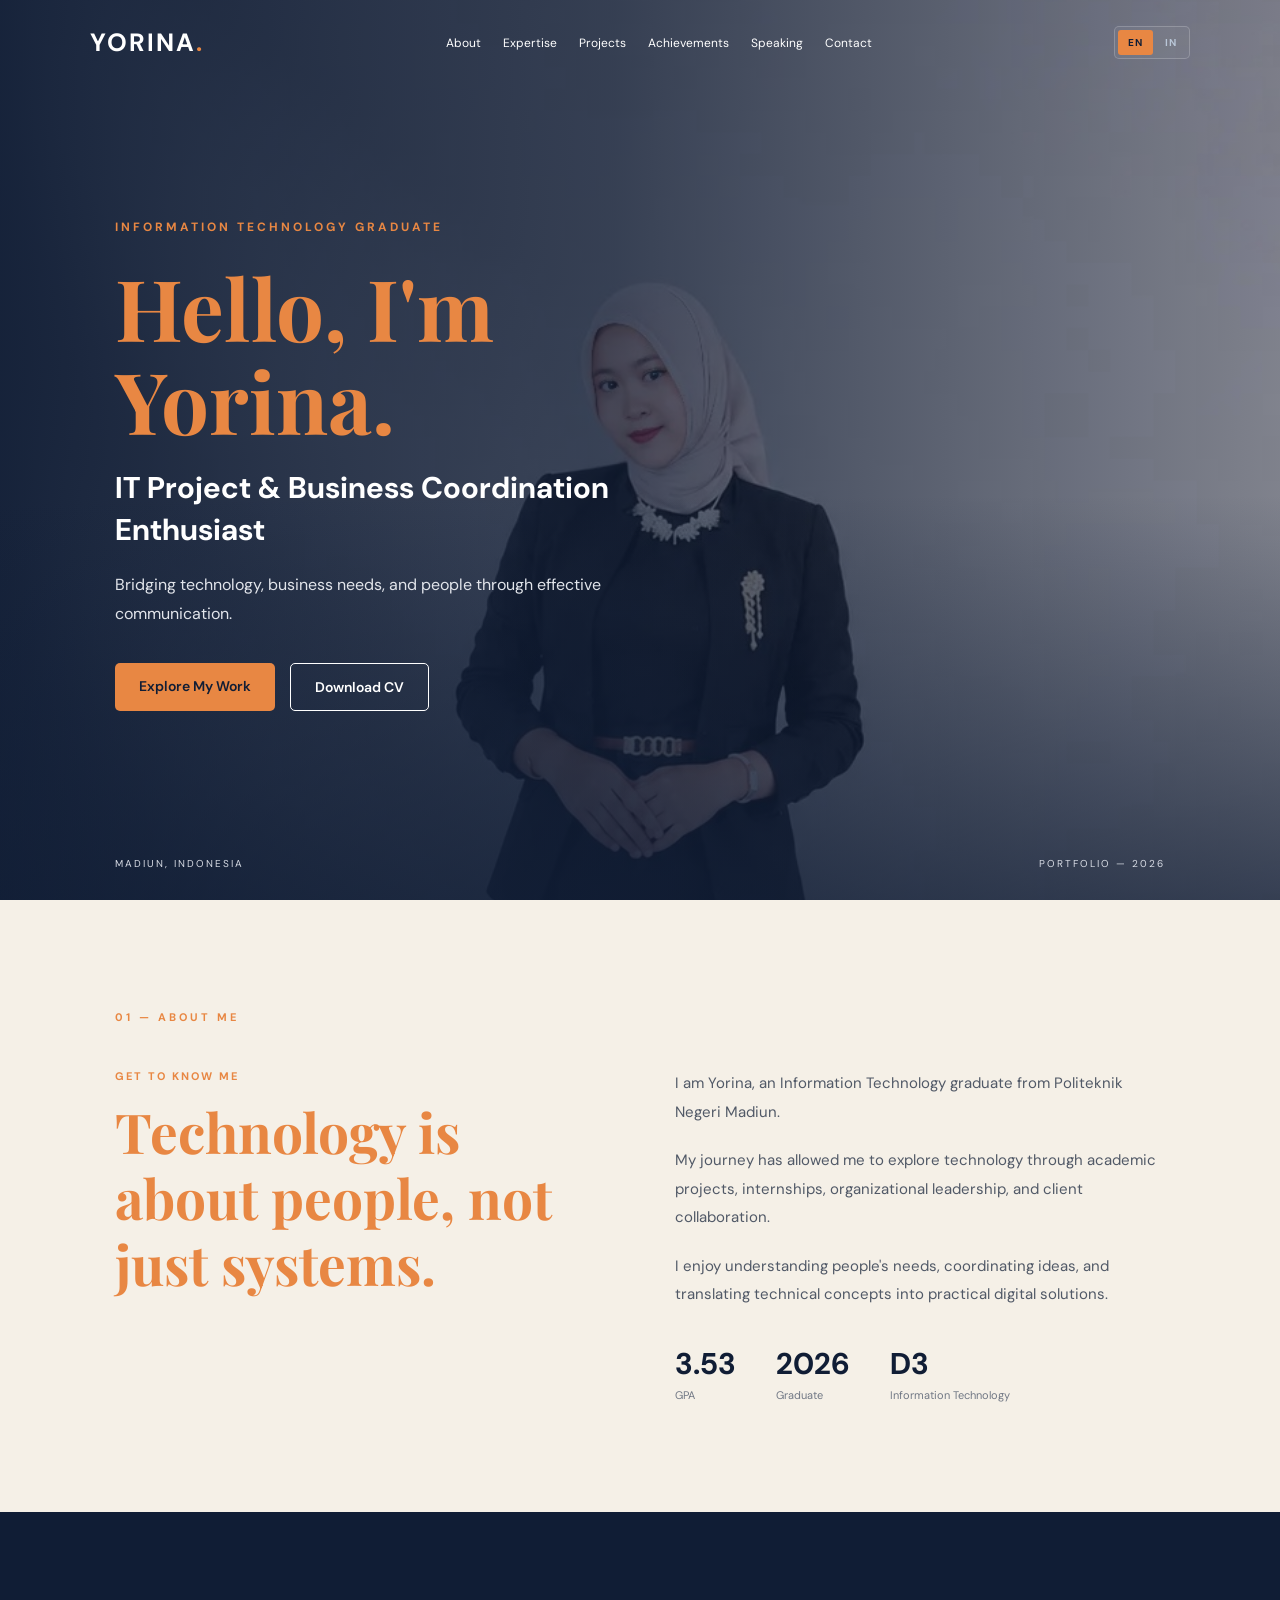
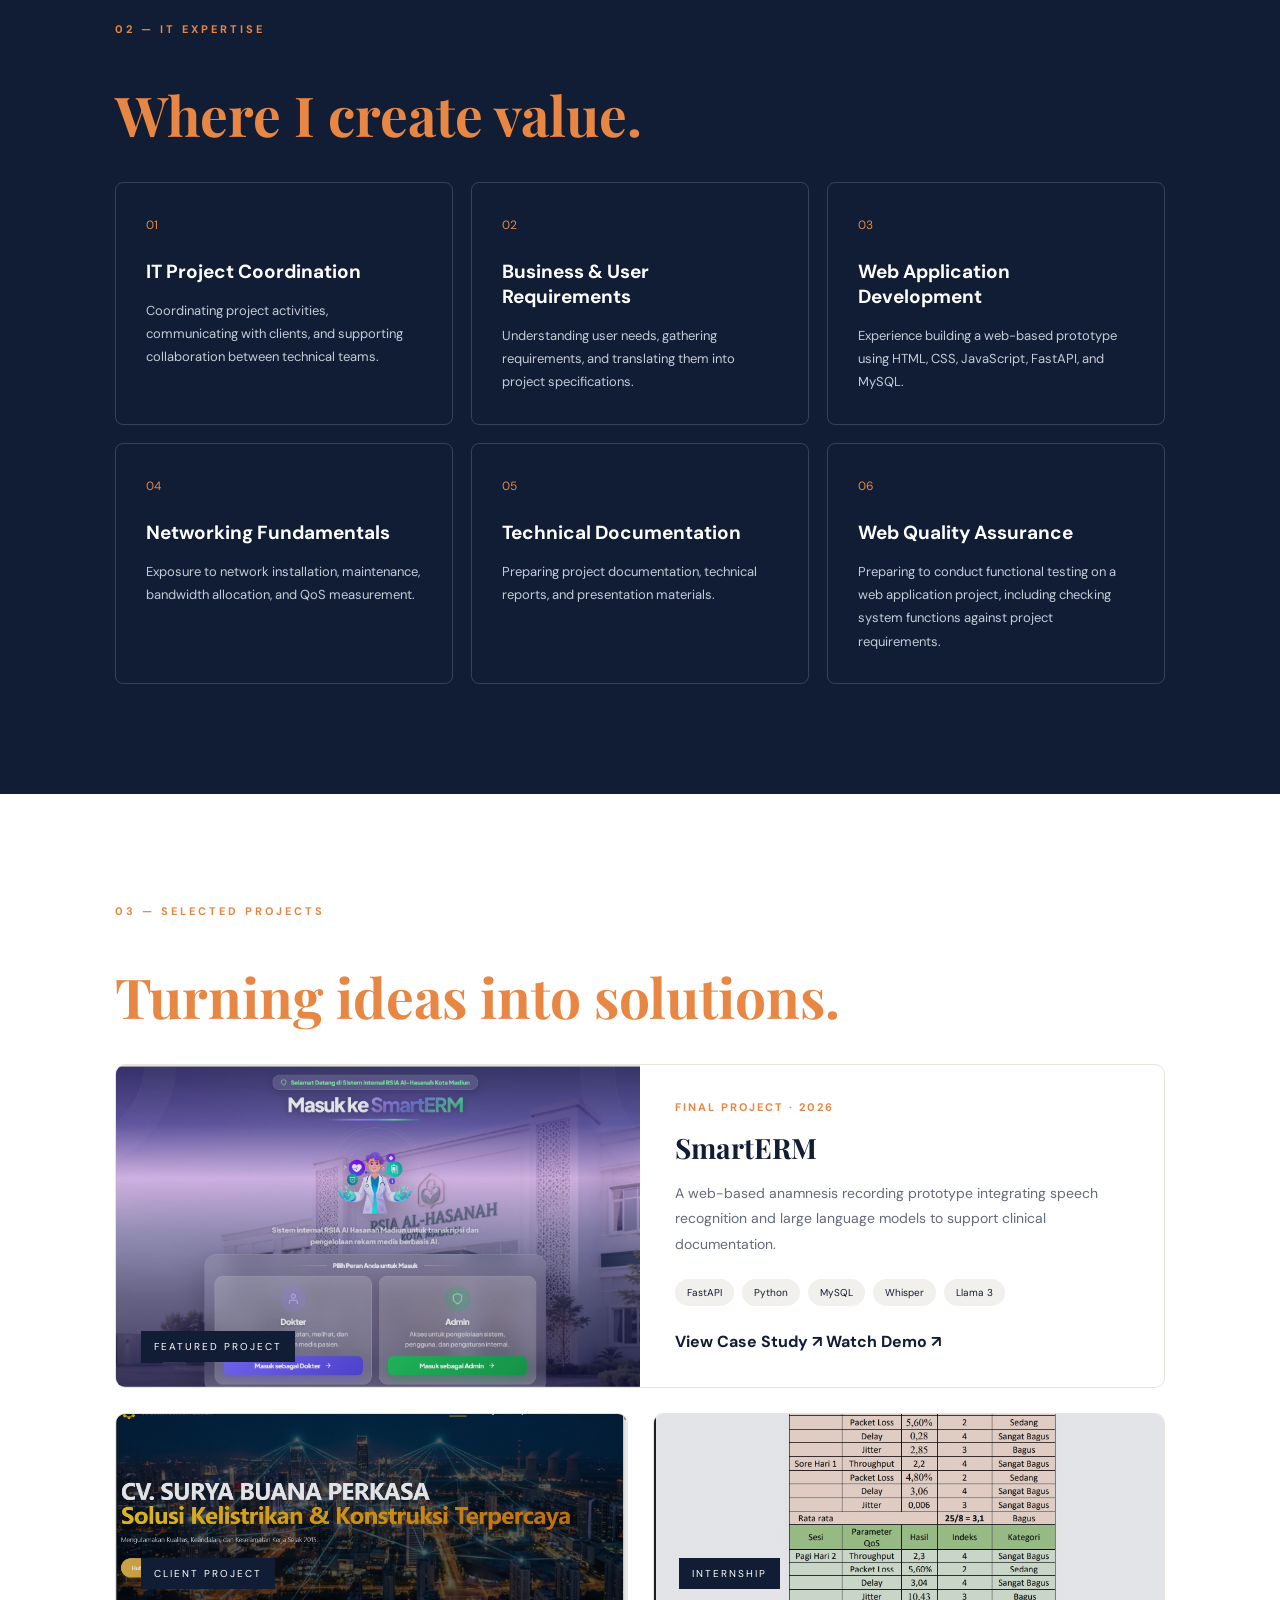
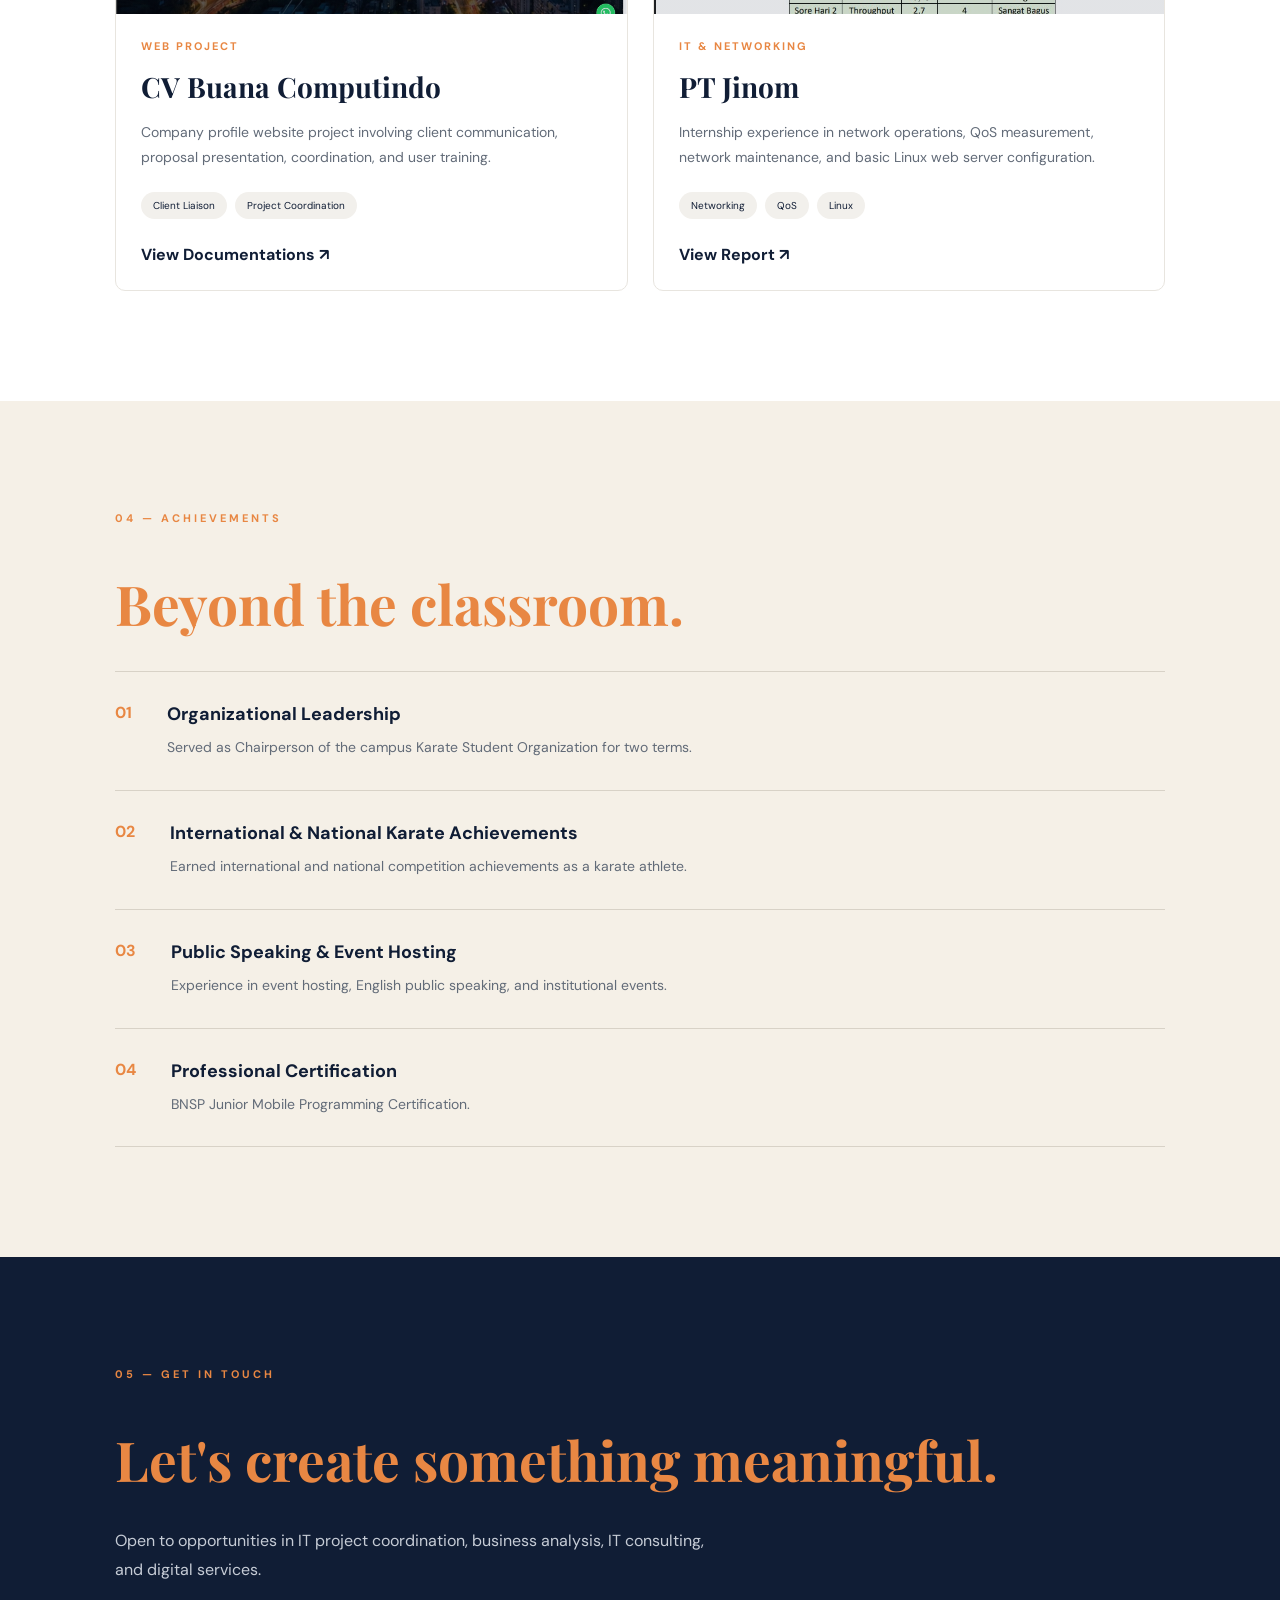
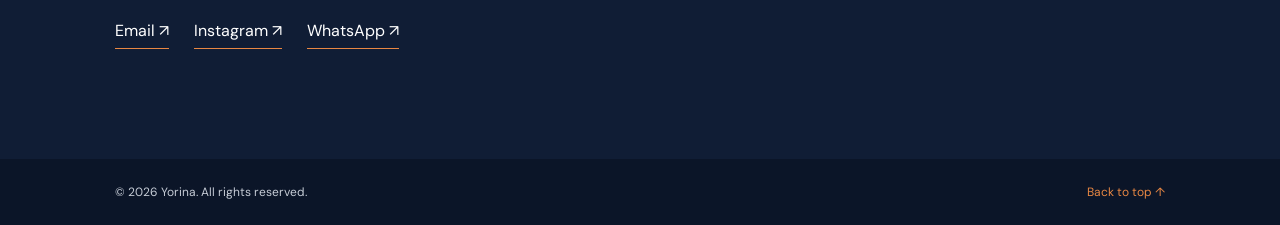
<file: index.html>
<!DOCTYPE html>
<html lang="en">
<head>
    <meta charset="UTF-8">
    <meta name="viewport" content="width=device-width, initial-scale=1.0">

    <title data-i18n="pageTitle">
        Yorina | IT Project & Business Coordination
    </title>

    <meta
        name="description"
        id="metaDescription"
        content="Yorina's professional portfolio in Information Technology, project coordination, and business communication."
    >

    <link rel="stylesheet" href="css/style.css">
</head>

<body id="top">

    <!-- NAVBAR -->
    <header class="navbar">
        <a href="index.html" class="logo">
            YORINA<span>.</span>
        </a>

        <nav class="nav-links">
            <a href="#about" data-i18n="navAbout">About</a>
            <a href="#expertise" data-i18n="navExpertise">Expertise</a>
            <a href="#projects" data-i18n="navProjects">Projects</a>
            <a href="#achievements" data-i18n="navAchievements">Achievements</a>
            <a href="speaking.html" data-i18n="navSpeaking">Speaking</a>
            <a href="#contact" data-i18n="navContact">Contact</a>
        </nav>

        <!-- LANGUAGE SWITCHER -->
        <div
            class="language-switcher"
            role="group"
            aria-label="Language selection"
        >
            <button
                type="button"
                class="language-option"
                data-lang="en"
                aria-pressed="true"
            >
                EN
            </button>

            <button
                type="button"
                class="language-option"
                data-lang="id"
                aria-pressed="false"
            >
                IN
            </button>
        </div>
    </header>


    <main>

        <!-- HERO -->
        <section class="hero">
            <div class="hero-overlay"></div>

            <div class="hero-content">

                <p class="hero-label" data-i18n="heroLabel">
                    INFORMATION TECHNOLOGY GRADUATE
                </p>

                <h1>
                    <span data-i18n="heroGreeting">Hello, I'm </span>
                    <span>Yorina.</span>
                </h1>

                <h2 data-i18n="heroTitle">
                    IT Project & Business Coordination Enthusiast
                </h2>

                <p class="hero-description" data-i18n="heroDescription">
                    Bridging technology, business needs, and people through
                    effective communication.
                </p>

                <div class="hero-buttons">
                    <a
                        href="#projects"
                        class="btn-primary"
                        data-i18n="heroProjects"
                    >
                        Explore My Work
                    </a>

                    <a
                        href="assets/documents/yorina-cv.pdf"
                        class="btn-secondary"
                        download="Yorina_CV.pdf"
                        data-i18n="heroCV"
                    >
                        Download CV
                    </a>
                </div>

            </div>

            <div class="hero-footer">
                <span data-i18n="heroLocation">MADIUN, INDONESIA</span>
                <span data-i18n="heroPortfolio">PORTFOLIO — 2026</span>
            </div>
        </section>


        <!-- ABOUT ME -->
        <section class="section about-section" id="about">

            <div class="section-label" data-i18n="aboutLabel">
                01 — ABOUT ME
            </div>

            <div class="about-grid">

                <div>
                    <p class="eyebrow" data-i18n="aboutEyebrow">
                        GET TO KNOW ME
                    </p>

                    <h2>
                        <span data-i18n="aboutHeading1">
                            Technology is about people,
                        </span>

                        <span data-i18n="aboutHeading2">
                            not just systems.
                        </span>
                    </h2>
                </div>

                <div class="about-description">

                    <p data-i18n="aboutParagraph1">
                        I am Yorina, an Information Technology graduate from
                        Politeknik Negeri Madiun.
                    </p>

                    <p data-i18n="aboutParagraph2">
                        My journey has allowed me to explore technology through
                        academic projects, internships, organizational
                        leadership, and client collaboration.
                    </p>

                    <p data-i18n="aboutParagraph3">
                        I enjoy understanding people's needs, coordinating
                        ideas, and translating technical concepts into
                        practical digital solutions.
                    </p>

                    <div class="about-details">

                        <div>
                            <strong>3.53</strong>
                            <span data-i18n="aboutGPA">GPA</span>
                        </div>

                        <div>
                            <strong>2026</strong>
                            <span data-i18n="aboutGraduate">Graduate</span>
                        </div>

                        <div>
                            <strong>D3</strong>
                            <span data-i18n="aboutDegree">
                                Information Technology
                            </span>
                        </div>

                    </div>
                </div>

            </div>
        </section>


        <!-- IT EXPERTISE -->
        <section class="section expertise-section" id="expertise">

            <div class="section-label" data-i18n="expertiseLabel">
                02 — IT EXPERTISE
            </div>

            <h2>
                <span data-i18n="expertiseHeading1">Where I create</span>
                <span data-i18n="expertiseHeading2">value.</span>
            </h2>

            <div class="expertise-grid">

                <article class="expertise-card">
                    <span>01</span>

                    <h3 data-i18n="expertise1Title">
                        IT Project Coordination
                    </h3>

                    <p data-i18n="expertise1Description">
                        Coordinating project activities, communicating with
                        clients, and supporting collaboration between
                        technical teams.
                    </p>
                </article>


                <article class="expertise-card">
                    <span>02</span>

                    <h3 data-i18n="expertise2Title">
                        Business & User Requirements
                    </h3>

                    <p data-i18n="expertise2Description">
                        Understanding user needs, gathering requirements,
                        and translating them into project specifications.
                    </p>
                </article>


                <article class="expertise-card">
                    <span>03</span>

                    <h3 data-i18n="expertise3Title">
                        Web Application Development
                    </h3>

                    <p data-i18n="expertise3Description">
                        Experience building a web-based prototype using
                        HTML, CSS, JavaScript, FastAPI, and MySQL.
                    </p>
                </article>


                <article class="expertise-card">
                    <span>04</span>

                    <h3 data-i18n="expertise4Title">
                        Networking Fundamentals
                    </h3>

                    <p data-i18n="expertise4Description">
                        Exposure to network installation, maintenance,
                        bandwidth allocation, and QoS measurement.
                    </p>
                </article>


                <article class="expertise-card">
                    <span>05</span>

                    <h3 data-i18n="expertise5Title">
                        Technical Documentation
                    </h3>

                    <p data-i18n="expertise5Description">
                        Preparing project documentation, technical reports,
                        and presentation materials.
                    </p>
                </article>


                <article class="expertise-card">
                    <span>06</span>

                    <h3 data-i18n="expertise6Title">
                        Web Quality Assurance
                    </h3>

                    <p data-i18n="expertise6Description">
                        Preparing to conduct functional testing on a web
                        application project, including checking system
                        functions against project requirements.
                    </p>
                </article>

            </div>
        </section>


        <!-- PROJECTS -->
        <section class="section projects-section" id="projects">

            <div class="section-label" data-i18n="projectsLabel">
                03 — SELECTED PROJECTS
            </div>

            <h2>
                <span data-i18n="projectsHeading1">
                    Turning ideas into
                </span>

                <span data-i18n="projectsHeading2">
                    solutions.
                </span>
            </h2>


            <!-- FEATURED PROJECT -->
            <article class="project-card featured-project">

                <div class="project-image project-image-one">
                    <span data-i18n="featuredLabel">
                        FEATURED PROJECT
                    </span>
                </div>

                <div class="project-info">

                    <p class="eyebrow" data-i18n="smartERMCategory">
                        FINAL PROJECT · 2026
                    </p>

                    <h3>SmartERM</h3>

                    <p data-i18n="smartERMDescription">
                        A web-based anamnesis recording prototype integrating
                        speech recognition and large language models to
                        support clinical documentation.
                    </p>

                    <div class="tech-tags">
                        <span>FastAPI</span>
                        <span>Python</span>
                        <span>MySQL</span>
                        <span>Whisper</span>
                        <span>Llama 3</span>
                    </div>

                    <div class="project-actions">

                        <a
                            href="smarterm.html"
                            class="project-link"
                            data-i18n="smartERMCaseStudy"
                        >
                            View Case Study ↗
                        </a>

                        <a
                            href="https://drive.google.com/file/d/1baWROuingMAfq9H8KDO1W7XXxbs0iPYF/view?usp=sharing"
                            class="project-link demo-link"
                            target="_blank"
                            rel="noopener noreferrer"
                            data-i18n="smartERMDemo"
                        >
                            Watch Demo ↗
                        </a>

                    </div>
                </div>
            </article>


            <!-- OTHER PROJECTS -->
            <div class="project-grid">

                <article class="project-card">

                    <div class="project-image project-image-two">
                        <span data-i18n="clientProjectLabel">
                            CLIENT PROJECT
                        </span>
                    </div>

                    <div class="project-info">

                        <p class="eyebrow" data-i18n="buanaCategory">
                            WEB PROJECT
                        </p>

                        <h3>CV Buana Computindo</h3>

                        <p data-i18n="buanaDescription">
                            Company profile website project involving client
                            communication, proposal presentation,
                            coordination, and user training.
                        </p>

                        <div class="tech-tags">
                            <span data-i18n="buanaTag1">Client Liaison</span>
                            <span data-i18n="buanaTag2">Project Coordination</span>
                        </div>

                        <div class="project-actions">
                            <a
                                href="https://drive.google.com/file/d/156GU7ODa007n4B-REEo3jzSx-Qlpcbrt/view?usp=sharing"
                                class="project-link"
                                target="_blank"
                                rel="noopener noreferrer"
                                data-i18n="buanaViewProject"
                            >
                                View Documentations ↗
                            </a>
                        </div>

                    </div>
                </article>


                <article class="project-card">

                    <div class="project-image project-image-three">
                        <span data-i18n="internshipLabel">
                            INTERNSHIP
                        </span>
                    </div>

                    <div class="project-info">

                        <p class="eyebrow" data-i18n="jinomCategory">
                            IT & NETWORKING
                        </p>

                        <h3>PT Jinom</h3>

                        <p data-i18n="jinomDescription">
                            Internship experience in network operations,
                            QoS measurement, network maintenance,
                            and basic Linux web server configuration.
                        </p>

                        <div class="tech-tags">
                            <span>Networking</span>
                            <span>QoS</span>
                            <span>Linux</span>
                        </div>

                        <!-- TOMBOL LAPORAN PKL UNTUK PT JINOM -->
                        <div class="project-actions">
                            <a
                                href="https://drive.google.com/file/d/16kGmYBMVKNo743RjG1lWmo7O1yXE_g7x/view?usp=drive_link"
                                class="project-link"
                                target="_blank"
                                rel="noopener noreferrer"
                                data-i18n="jinomViewReport"
                            >
                                View Report ↗
                            </a>
                        </div>

                    </div>
                </article>

            </div>
        </section>


        <!-- ACHIEVEMENTS -->
        <section class="section achievements-section" id="achievements">

            <div class="section-label" data-i18n="achievementsLabel">
                04 — ACHIEVEMENTS
            </div>

            <h2>
                <span data-i18n="achievementsHeading1">
                    Beyond the
                </span>

                <span data-i18n="achievementsHeading2">
                    classroom.
                </span>
            </h2>

            <div class="achievement-list">

                <div class="achievement-item">
                    <span>01</span>

                    <div>
                        <h3 data-i18n="achievement1Title">
                            Organizational Leadership
                        </h3>

                        <p data-i18n="achievement1Description">
                            Served as Chairperson of the campus Karate
                            Student Organization for two terms.
                        </p>
                    </div>
                </div>


                <div class="achievement-item">
                    <span>02</span>

                    <div>
                        <h3 data-i18n="achievement2Title">
                            International & National Karate Achievements
                        </h3>

                        <p data-i18n="achievement2Description">
                            Earned international and national competition
                            achievements as a karate athlete.
                        </p>
                    </div>
                </div>


                <div class="achievement-item">
                    <span>03</span>

                    <div>
                        <h3 data-i18n="achievement3Title">
                            Public Speaking & Event Hosting
                        </h3>

                        <p data-i18n="achievement3Description">
                            Experience in event hosting, English public
                            speaking, and institutional events.
                        </p>
                    </div>
                </div>


                <div class="achievement-item">
                    <span>04</span>

                    <div>
                        <h3 data-i18n="achievement4Title">
                            Professional Certification
                        </h3>

                        <p data-i18n="achievement4Description">
                            BNSP Junior Mobile Programming Certification.
                        </p>
                    </div>
                </div>

            </div>
        </section>


        <!-- CONTACT -->
        <section class="section contact-section" id="contact">

            <div class="section-label" data-i18n="contactLabel">
                05 — GET IN TOUCH
            </div>

            <h2>
                <span data-i18n="contactHeading1">
                    Let's create something
                </span>

                <span data-i18n="contactHeading2">
                    meaningful.
                </span>
            </h2>

            <p data-i18n="contactDescription">
                Open to opportunities in IT project coordination,
                business analysis, IT consulting, and digital services.
            </p>

            <div class="contact-links">

                <a href="mailto:yoriprayoga03@gmail.com">
                    Email ↗
                </a>

                <a
                    href="https://www.instagram.com/yorinap._/"
                    target="_blank"
                    rel="noopener noreferrer"
                >
                    Instagram ↗
                </a>

                <a
                    href="https://wa.me/6281216610346"
                    target="_blank"
                    rel="noopener noreferrer"
                >
                    WhatsApp ↗
                </a>

            </div>
        </section>

    </main>


    <!-- FOOTER -->
    <footer class="detail-footer">

        <p data-i18n="footerCopyright">
            © 2026 Yorina. All rights reserved.
        </p>

        <a href="#top" data-i18n="footerBackToTop">
            Back to top ↑
        </a>

    </footer>


    <!-- LANGUAGE SCRIPT -->
    <script src="js/language.js"></script>

</body>
</html>
</file>
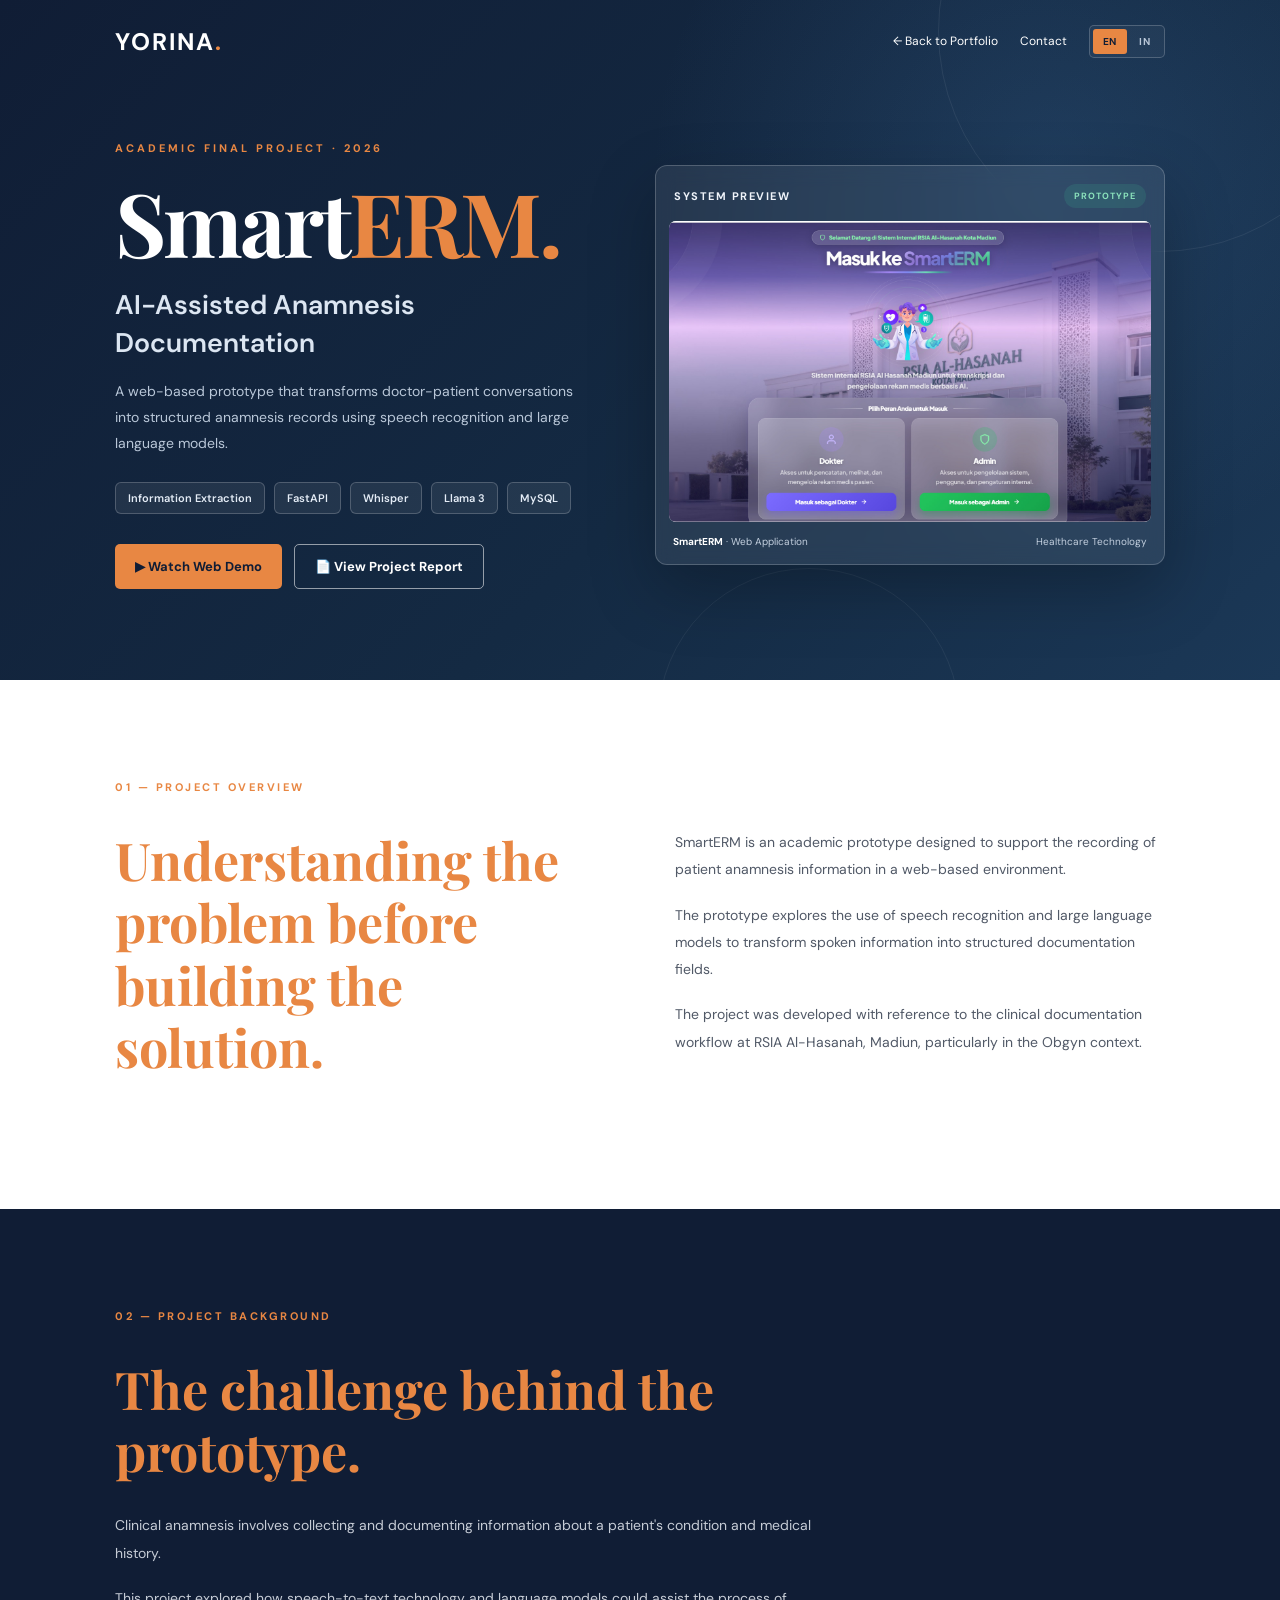
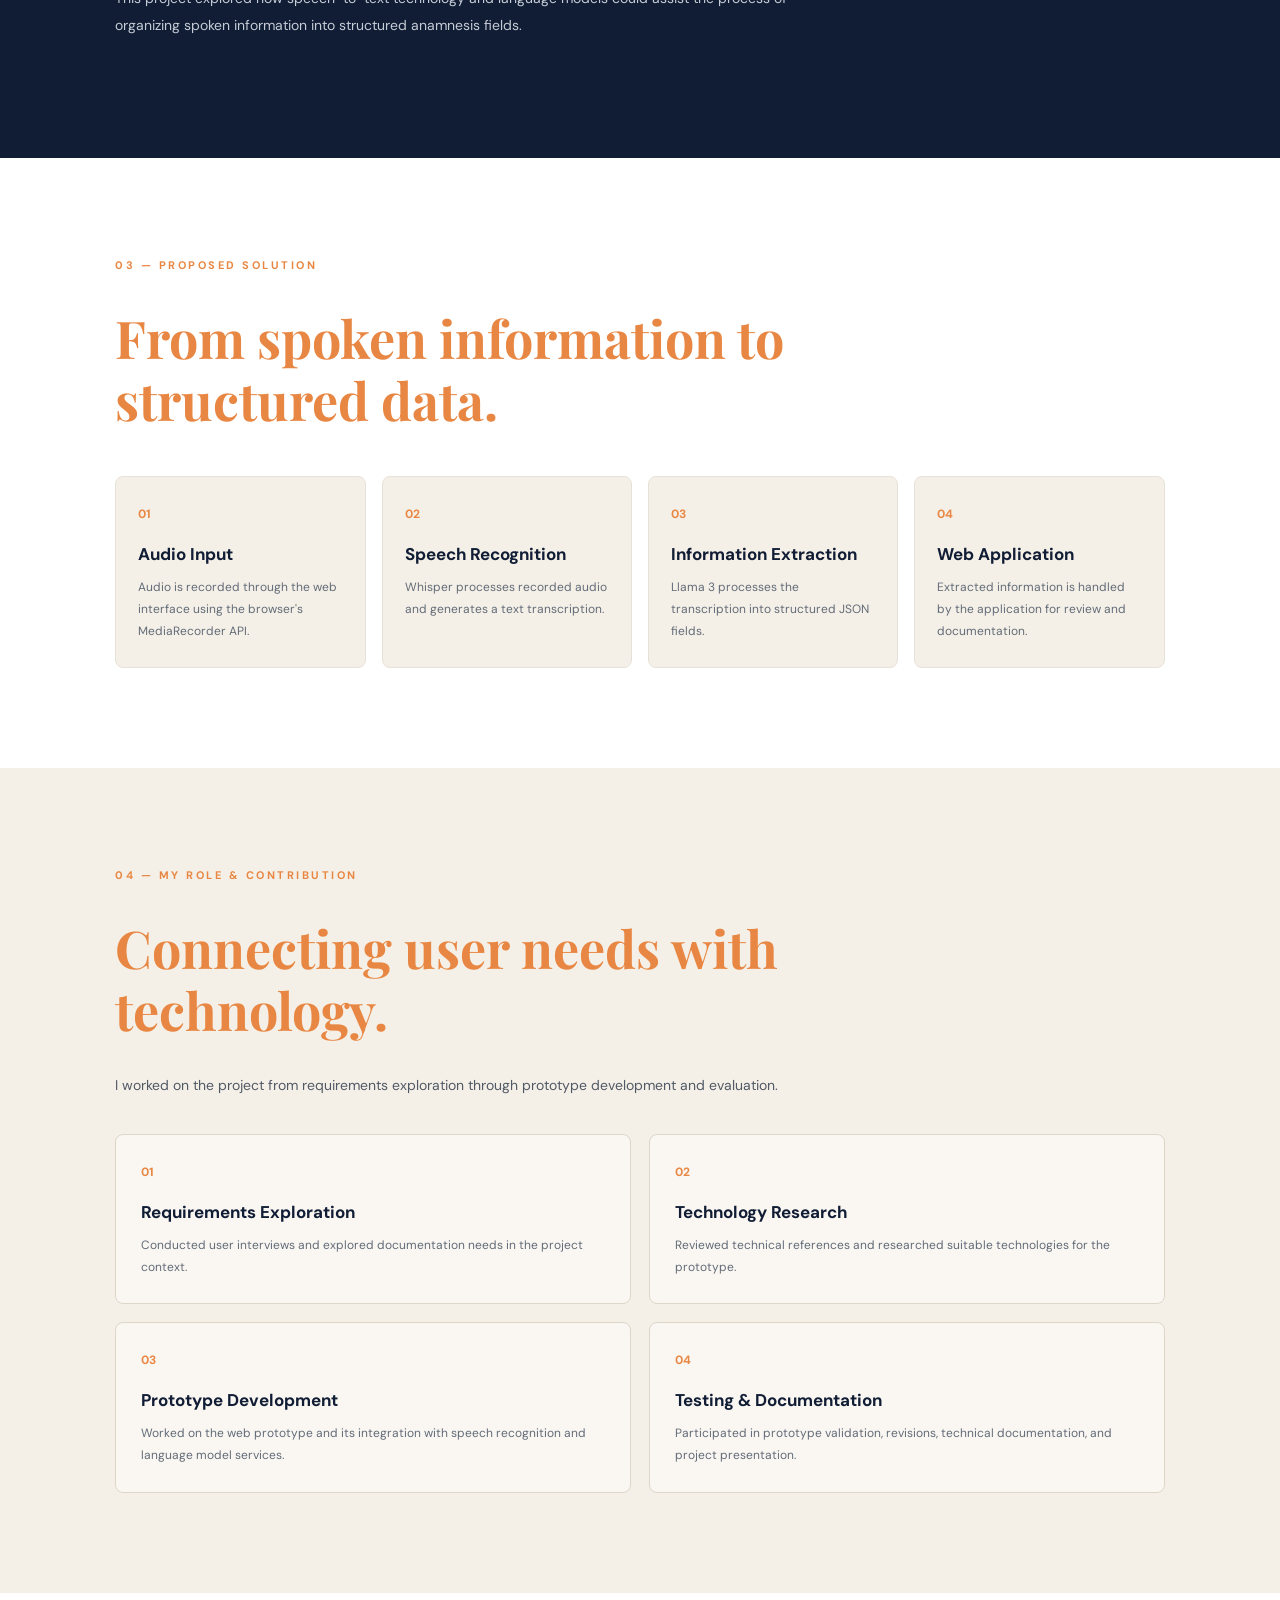
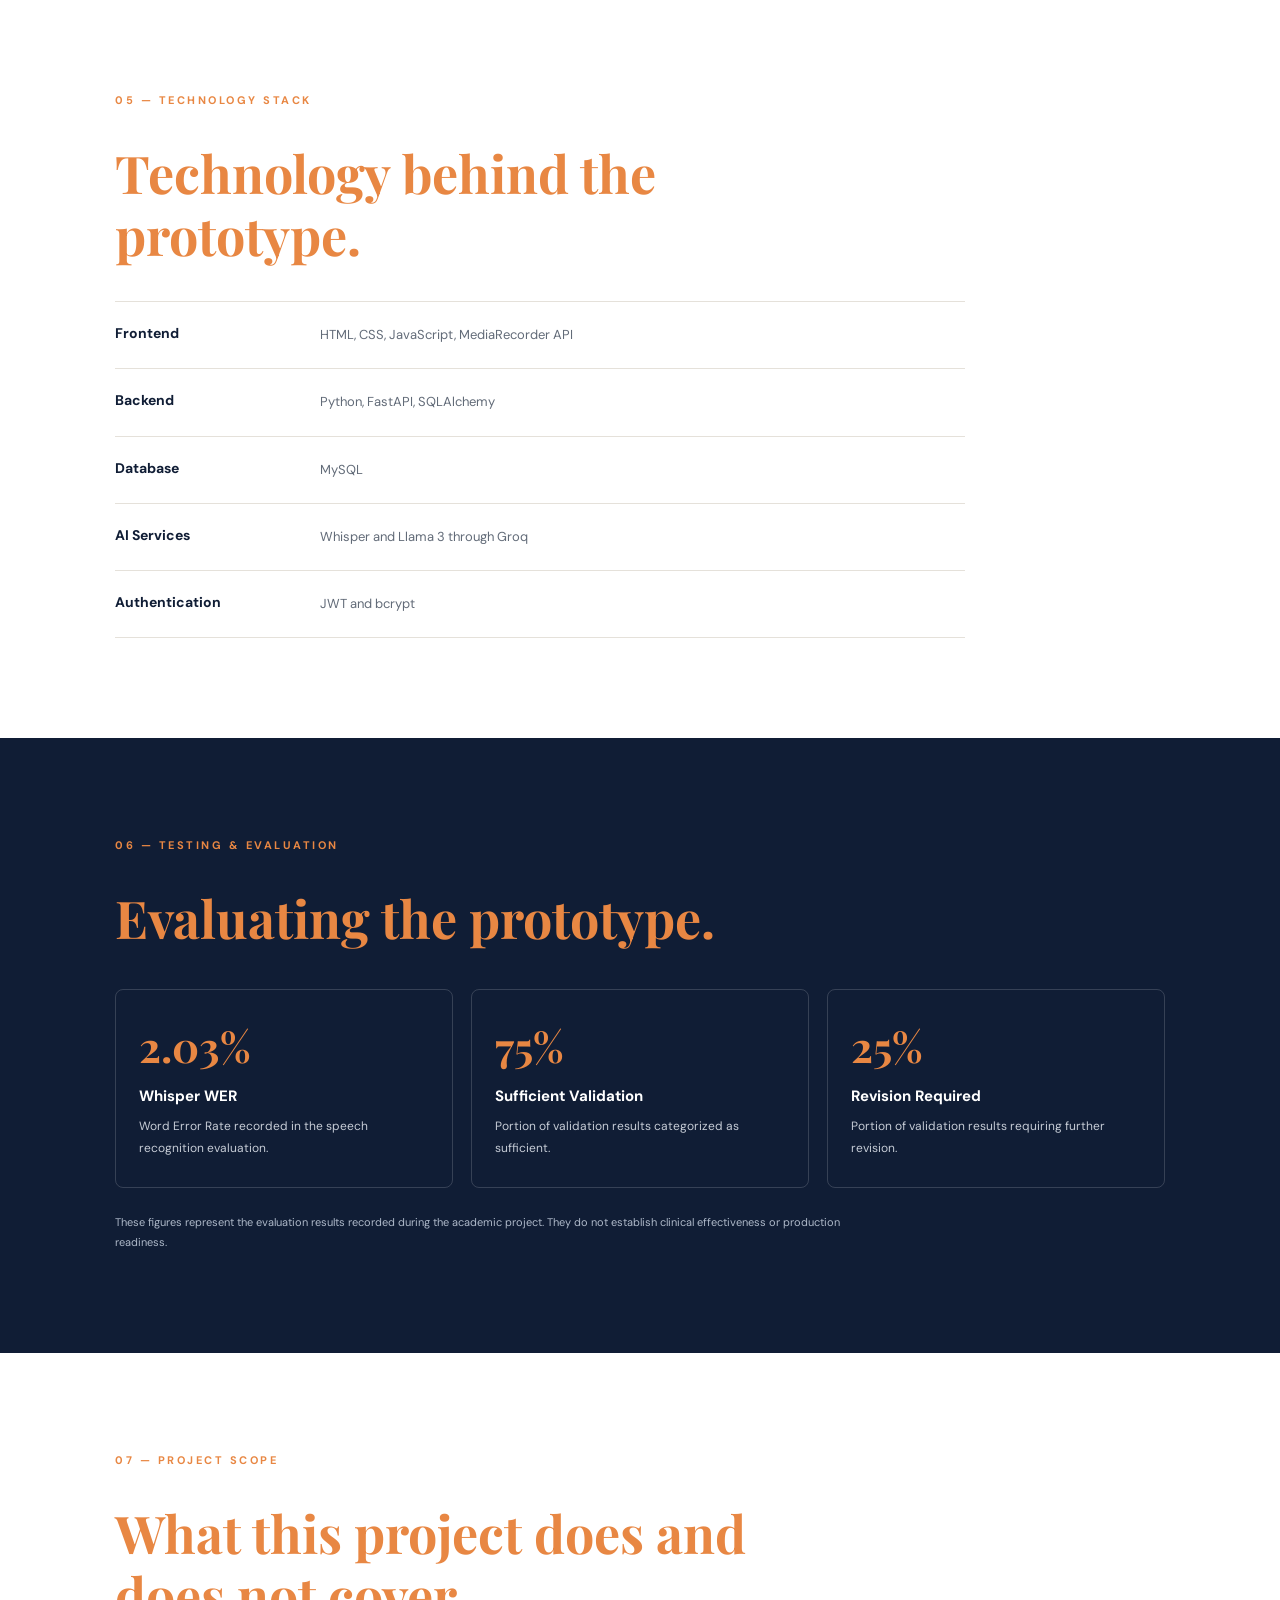
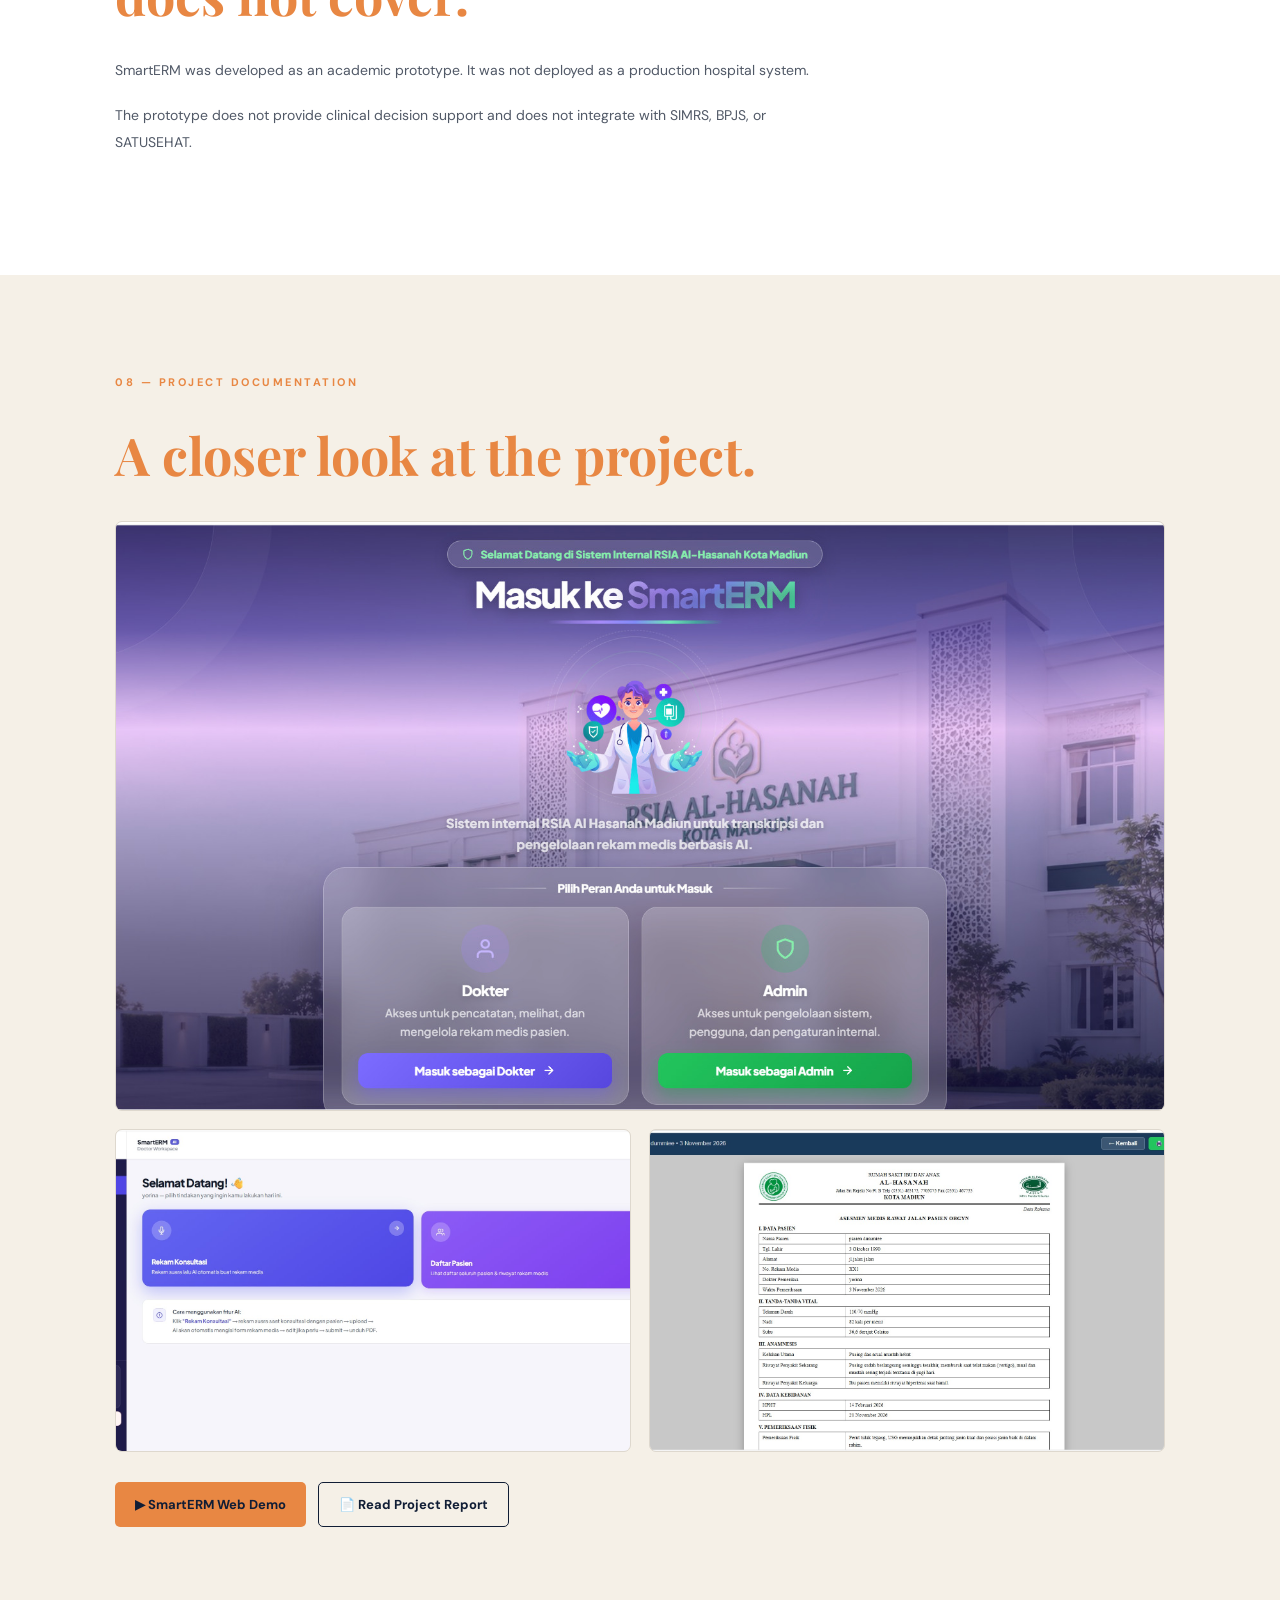
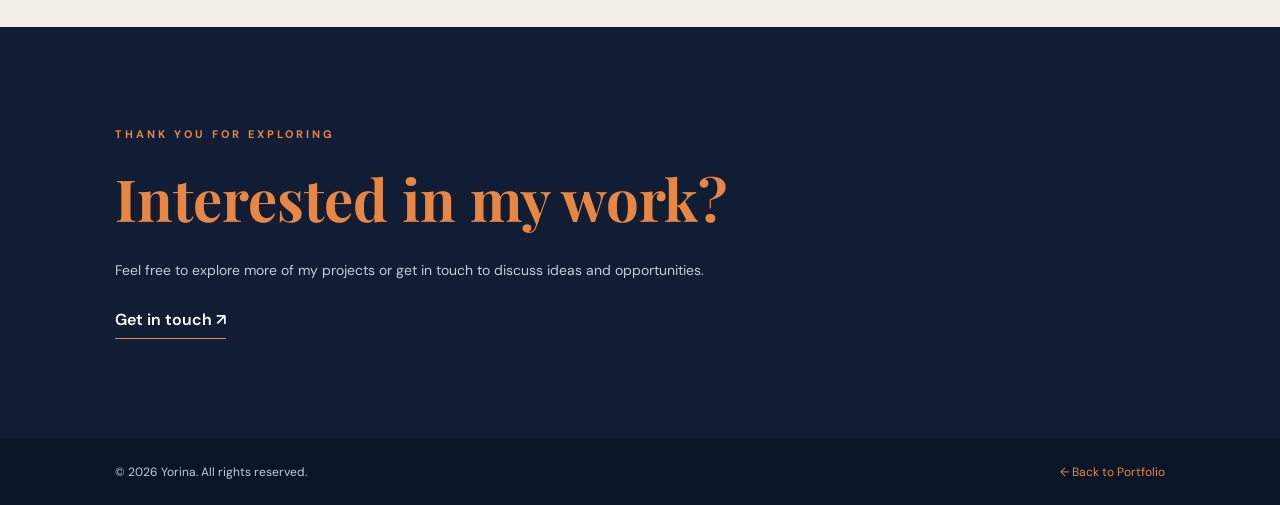
<file: smarterm.html>
<!DOCTYPE html>
<html lang="en">

<head>
    <meta charset="UTF-8">
    <meta name="viewport" content="width=device-width, initial-scale=1.0">

    <title id="pageTitle">SmartERM | Yorina's Project Case Study</title>

    <meta
        id="metaDescription"
        name="description"
        content="A case study of SmartERM, a web-based clinical anamnesis recording prototype developed as an academic final project."
    >

    <link rel="stylesheet" href="css/smarterm.css">
</head>

<body>

    <!-- NAVIGATION -->
    <header class="detail-navbar">

        <a href="index.html" class="detail-logo">
            YORINA<span>.</span>
        </a>

        <nav>
            <a href="index.html#projects" data-i18n="backPortfolio">
                ← Back to Portfolio
            </a>

            <a href="index.html#contact" data-i18n="contact">
                Contact
            </a>

            <div class="language-switcher" role="group" aria-label="Language selection">
                <button type="button" class="language-option" data-lang="en" aria-pressed="true">
                    EN
                </button>
                <button type="button" class="language-option" data-lang="id" aria-pressed="false">
                    IN
                </button>
            </div>
        </nav>

    </header>


    <main>

        <!-- 01. PROJECT HERO -->
        <section class="detail-hero">

            <div class="detail-hero-container">

                <div class="detail-hero-content">

                    <p class="detail-eyebrow" data-i18n="heroEyebrow">
                        ACADEMIC FINAL PROJECT · 2026
                    </p>

                    <h1>
                        Smart<span>ERM.</span>
                    </h1>

                    <h2 class="detail-subtitle" data-i18n="heroSubtitle">
                        AI-Assisted Anamnesis Documentation
                    </h2>

                    <p class="detail-description" data-i18n="heroDescription">
                        A web-based prototype that transforms doctor-patient conversations into structured anamnesis records using speech recognition and large language models.
                    </p>

                    <div class="detail-tags">
                        <span>Information Extraction</span>
                        <span>FastAPI</span>
                        <span>Whisper</span>
                        <span>Llama 3</span>
                        <span>MySQL</span>
                    </div>

                    <div class="detail-hero-actions">

                        <a
                            href="https://drive.google.com/file/d/1baWROuingMAfq9H8KDO1W7XXxbs0iPYF/view?usp=sharing"
                            target="_blank"
                            rel="noopener noreferrer"
                            class="demo-button"
                            data-i18n="watchDemo"
                        >
                            ▶ Watch Web Demo
                        </a>

                        <a
                            href="https://drive.google.com/file/d/1D10zBr009bBvPgcEstsYx6YCoxd0ygcS/view?usp=sharing"
                            target="_blank"
                            rel="noopener noreferrer"
                            class="outline-button"
                            data-i18n="viewReport"
                        >
                            📄 View Project Report
                        </a>

                    </div>

                </div>


                <!-- APPLICATION PREVIEW -->
                <div class="detail-preview">

                    <div class="detail-preview-header">

                        <div class="detail-preview-title" data-i18n="systemPreview">
                            SYSTEM PREVIEW
                        </div>

                        <div class="detail-preview-status">
                            PROTOTYPE
                        </div>

                    </div>

                    <img
                        src="assets/images/smarterm-01.jpg"
                        alt="SmartERM web application interface"
                        class="detail-preview-image"
                    >

                    <div class="detail-preview-caption">
                        <span><strong>SmartERM</strong> · Web Application</span>
                        <span data-i18n="healthcareTechnology">Healthcare Technology</span>
                    </div>

                </div>

            </div>

        </section>


        <!-- 02. PROJECT OVERVIEW -->
        <section class="detail-section">

            <div class="detail-label" data-i18n="overviewLabel">
                01 — PROJECT OVERVIEW
            </div>

            <div class="detail-grid">

                <div>
                    <h2>
                        <span data-i18n="overviewHeading1">Understanding the problem</span>
                        <span data-i18n="overviewHeading2">before building the solution.</span>
                    </h2>
                </div>

                <div class="detail-copy">

                    <p data-i18n="overviewP1">
                        SmartERM is an academic prototype designed to support the recording of patient anamnesis information in a web-based environment.
                    </p>

                    <p data-i18n="overviewP2">
                        The prototype explores the use of speech recognition and large language models to transform spoken information into structured documentation fields.
                    </p>

                    <p data-i18n="overviewP3">
                        The project was developed with reference to the clinical documentation workflow at RSIA Al-Hasanah, Madiun, particularly in the Obgyn context.
                    </p>

                </div>

            </div>

        </section>


        <!-- 03. PROJECT BACKGROUND -->
        <section class="detail-section detail-dark">

            <div class="detail-label" data-i18n="backgroundLabel">
                02 — PROJECT BACKGROUND
            </div>

            <h2>
                <span data-i18n="backgroundHeading1">The challenge behind</span>
                <span data-i18n="backgroundHeading2">the prototype.</span>
            </h2>

            <div class="detail-copy">

                <p data-i18n="backgroundP1">
                    Clinical anamnesis involves collecting and documenting information about a patient's condition and medical history.
                </p>

                <p data-i18n="backgroundP2">
                    This project explored how speech-to-text technology and language models could assist the process of organizing spoken information into structured anamnesis fields.
                </p>

            </div>

        </section>


        <!-- 04. PROPOSED SOLUTION -->
        <section class="detail-section">

            <div class="detail-label" data-i18n="solutionLabel">
                03 — PROPOSED SOLUTION
            </div>

            <h2>
                <span data-i18n="solutionHeading1">From spoken information</span>
                <span data-i18n="solutionHeading2">to structured data.</span>
            </h2>

            <div class="workflow">

                <article class="workflow-card">
                    <span>01</span>
                    <h3 data-i18n="workflow1Title">Audio Input</h3>
                    <p data-i18n="workflow1Desc">
                        Audio is recorded through the web interface using the browser's MediaRecorder API.
                    </p>
                </article>

                <article class="workflow-card">
                    <span>02</span>
                    <h3 data-i18n="workflow2Title">Speech Recognition</h3>
                    <p data-i18n="workflow2Desc">
                        Whisper processes recorded audio and generates a text transcription.
                    </p>
                </article>

                <article class="workflow-card">
                    <span>03</span>
                    <h3 data-i18n="workflow3Title">Information Extraction</h3>
                    <p data-i18n="workflow3Desc">
                        Llama 3 processes the transcription into structured JSON fields.
                    </p>
                </article>

                <article class="workflow-card">
                    <span>04</span>
                    <h3 data-i18n="workflow4Title">Web Application</h3>
                    <p data-i18n="workflow4Desc">
                        Extracted information is handled by the application for review and documentation.
                    </p>
                </article>

            </div>

        </section>


        <!-- 05. MY ROLE & CONTRIBUTION -->
        <section class="detail-section detail-cream">

            <div class="detail-label" data-i18n="roleLabel">
                04 — MY ROLE & CONTRIBUTION
            </div>

            <h2>
                <span data-i18n="roleHeading1">Connecting user needs</span>
                <span data-i18n="roleHeading2">with technology.</span>
            </h2>

            <div class="detail-copy">

                <p data-i18n="roleIntro">
                    I worked on the project from requirements exploration through prototype development and evaluation.
                </p>

            </div>

            <div class="role-grid">

                <article>
                    <span>01</span>
                    <h3 data-i18n="role1Title">Requirements Exploration</h3>
                    <p data-i18n="role1Desc">
                        Conducted user interviews and explored documentation needs in the project context.
                    </p>
                </article>

                <article>
                    <span>02</span>
                    <h3 data-i18n="role2Title">Technology Research</h3>
                    <p data-i18n="role2Desc">
                        Reviewed technical references and researched suitable technologies for the prototype.
                    </p>
                </article>

                <article>
                    <span>03</span>
                    <h3 data-i18n="role3Title">Prototype Development</h3>
                    <p data-i18n="role3Desc">
                        Worked on the web prototype and its integration with speech recognition and language model services.
                    </p>
                </article>

                <article>
                    <span>04</span>
                    <h3 data-i18n="role4Title">Testing & Documentation</h3>
                    <p data-i18n="role4Desc">
                        Participated in prototype validation, revisions, technical documentation, and project presentation.
                    </p>
                </article>

            </div>

        </section>


        <!-- 06. TECHNOLOGY STACK -->
        <section class="detail-section">

            <div class="detail-label" data-i18n="technologyLabel">
                05 — TECHNOLOGY STACK
            </div>

            <h2>
                <span data-i18n="technologyHeading1">Technology behind</span>
                <span data-i18n="technologyHeading2">the prototype.</span>
            </h2>

            <div class="technology-list">

                <div>
                    <strong>Frontend</strong>
                    <span>HTML, CSS, JavaScript, MediaRecorder API</span>
                </div>

                <div>
                    <strong>Backend</strong>
                    <span>Python, FastAPI, SQLAlchemy</span>
                </div>

                <div>
                    <strong>Database</strong>
                    <span>MySQL</span>
                </div>

                <div>
                    <strong>AI Services</strong>
                    <span data-i18n="aiServices">Whisper and Llama 3 through Groq</span>
                </div>

                <div>
                    <strong>Authentication</strong>
                    <span>JWT and bcrypt</span>
                </div>

            </div>

        </section>


        <!-- 07. TESTING & EVALUATION -->
        <section class="detail-section detail-dark">

            <div class="detail-label" data-i18n="evaluationLabel">
                06 — TESTING & EVALUATION
            </div>

            <h2>
                <span data-i18n="evaluationHeading1">Evaluating the</span>
                <span data-i18n="evaluationHeading2">prototype.</span>
            </h2>

            <div class="result-grid">

                <article>
                    <strong>2.03%</strong>
                    <h3>Whisper WER</h3>
                    <p data-i18n="result1Desc">
                        Word Error Rate recorded in the speech recognition evaluation.
                    </p>
                </article>

                <article>
                    <strong>75%</strong>
                    <h3 data-i18n="result2Title">Sufficient Validation</h3>
                    <p data-i18n="result2Desc">
                        Portion of validation results categorized as sufficient.
                    </p>
                </article>

                <article>
                    <strong>25%</strong>
                    <h3 data-i18n="result3Title">Revision Required</h3>
                    <p data-i18n="result3Desc">
                        Portion of validation results requiring further revision.
                    </p>
                </article>

            </div>

            <p class="result-note" data-i18n="resultNote">
                These figures represent the evaluation results recorded during the academic project. They do not establish clinical effectiveness or production readiness.
            </p>

        </section>


        <!-- 08. PROJECT SCOPE -->
        <section class="detail-section">

            <div class="detail-label" data-i18n="scopeLabel">
                07 — PROJECT SCOPE
            </div>

            <h2>
                <span data-i18n="scopeHeading1">What this project</span>
                <span data-i18n="scopeHeading2">does and does not cover.</span>
            </h2>

            <div class="detail-copy">

                <p data-i18n="scopeP1">
                    SmartERM was developed as an academic prototype. It was not deployed as a production hospital system.
                </p>

                <p data-i18n="scopeP2">
                    The prototype does not provide clinical decision support and does not integrate with SIMRS, BPJS, or SATUSEHAT.
                </p>

            </div>

        </section>


        <!-- 09. PROJECT DOCUMENTATION -->
        <section
            class="detail-section detail-cream"
            id="project-documentation"
        >

            <div class="detail-label" data-i18n="documentationLabel">
                08 — PROJECT DOCUMENTATION
            </div>

            <h2>
                <span data-i18n="documentationHeading1">A closer look at</span>
                <span data-i18n="documentationHeading2">the project.</span>
            </h2>

            <div class="project-gallery">

                <img
                    src="assets/images/smarterm-01.jpg"
                    alt="SmartERM application screenshot 1"
                    loading="lazy"
                >

                <img
                    src="assets/images/smarterm-02.jpg"
                    alt="SmartERM application screenshot 2"
                    loading="lazy"
                >

                <img
                    src="assets/images/smarterm-03.jpg"
                    alt="SmartERM application screenshot 3"
                    loading="lazy"
                >

            </div>

            <div class="documentation-actions">

                <a
                    href="https://drive.google.com/file/d/1baWROuingMAfq9H8KDO1W7XXxbs0iPYF/view?usp=sharing"
                    target="_blank"
                    rel="noopener noreferrer"
                    class="demo-button"
                    data-i18n="demoSmartERM"
                >
                    ▶ Demo Web SmartERM
                </a>

                <a
                    href="https://drive.google.com/file/d/1D10zBr009bBvPgcEstsYx6YCoxd0ygcS/view?usp=sharing"
                    target="_blank"
                    rel="noopener noreferrer"
                    class="report-button"
                    data-i18n="readReport"
                >
                    📄 Read Project Report
                </a>

            </div>

        </section>


        <!-- CONTACT -->
        <section class="detail-contact" id="contact">

            <p class="detail-eyebrow" data-i18n="thankYou">
                THANK YOU FOR EXPLORING
            </p>

            <h2>
                <span data-i18n="contactHeading1">Interested in my</span>
                <span data-i18n="contactHeading2">work?</span>
            </h2>

            <p data-i18n="contactDescription">
                Feel free to explore more of my projects or get in touch to discuss ideas and opportunities.
            </p>

            <a href="index.html#contact" data-i18n="getInTouch">
                Get in touch ↗
            </a>

        </section>

    </main>


    <!-- FOOTER -->
    <footer class="detail-footer">

        <p data-i18n="copyright">
            © 2026 Yorina. All rights reserved.
        </p>

        <a href="index.html" data-i18n="backPortfolio">
            ← Back to Portfolio
        </a>

    </footer>


    <!-- LANGUAGE SCRIPT -->
    <script src="js/smarterm-language.js"></script>

</body>
</html>
</file>
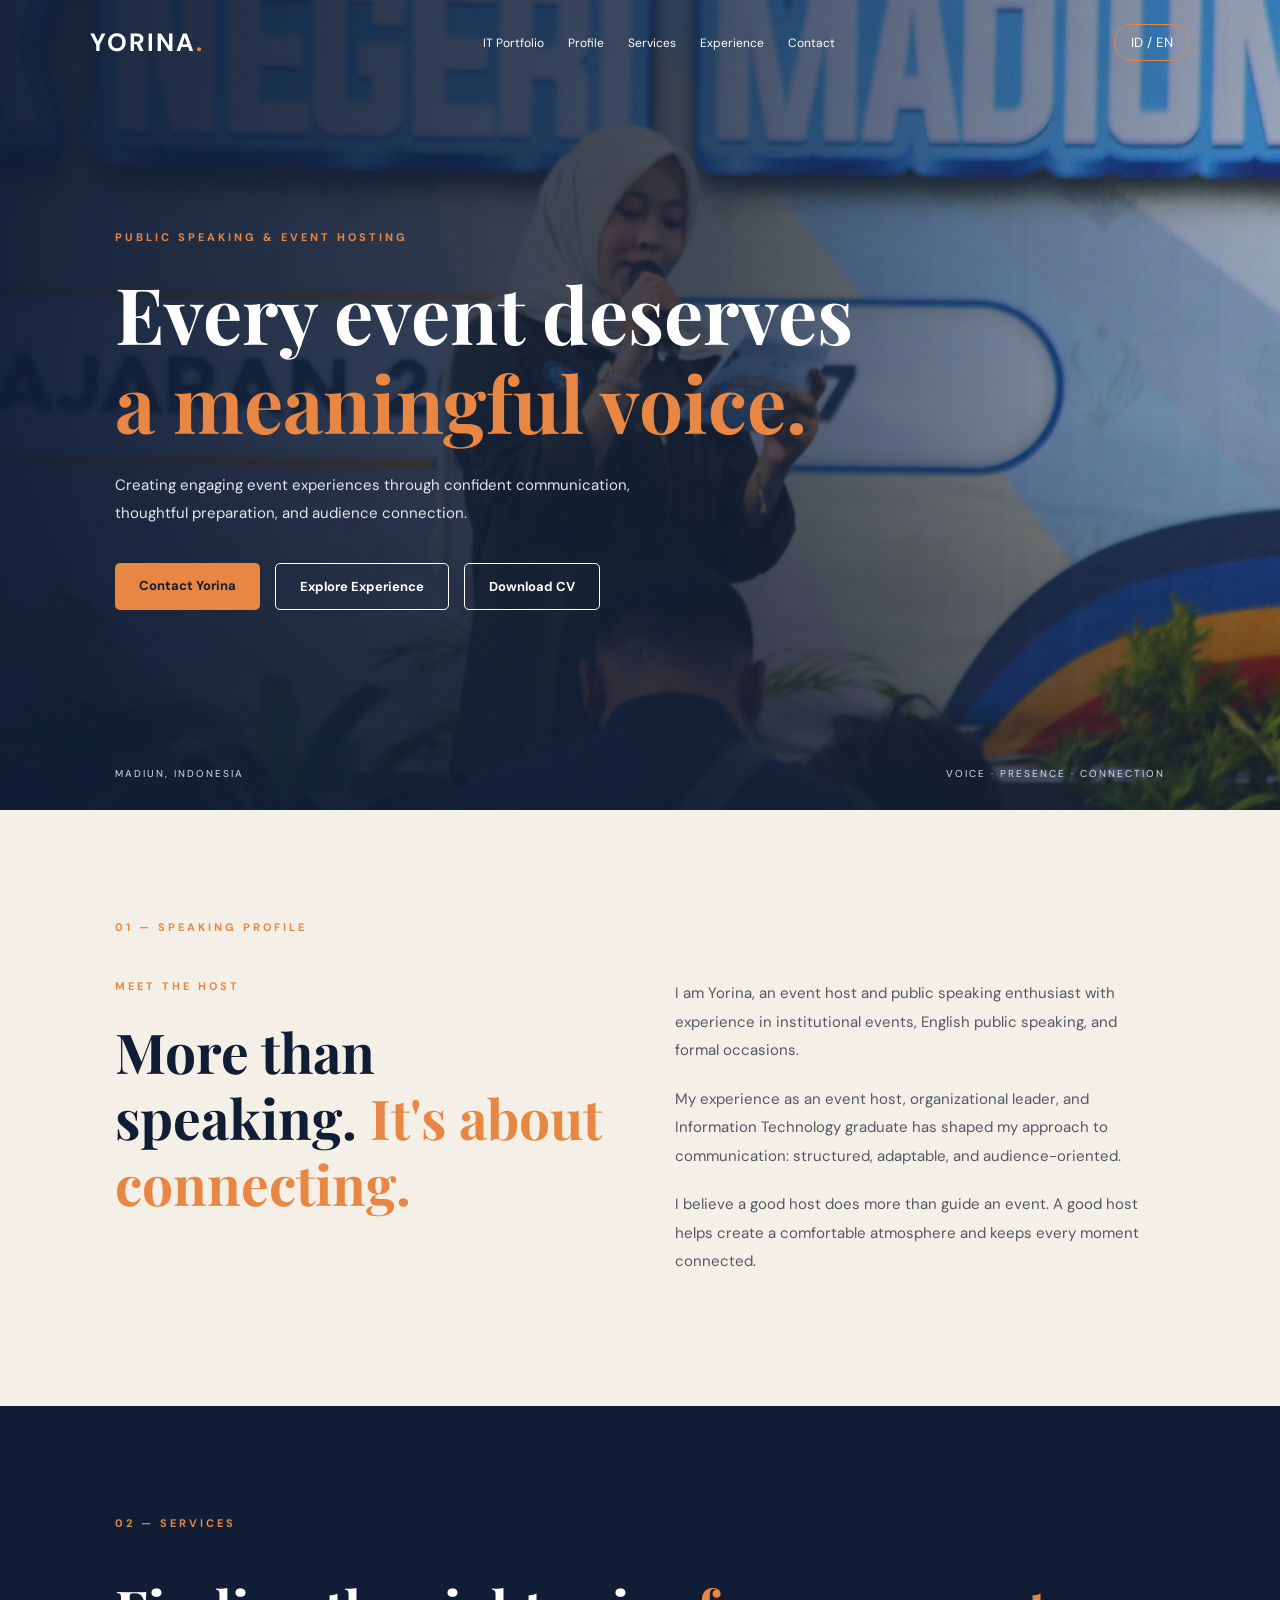
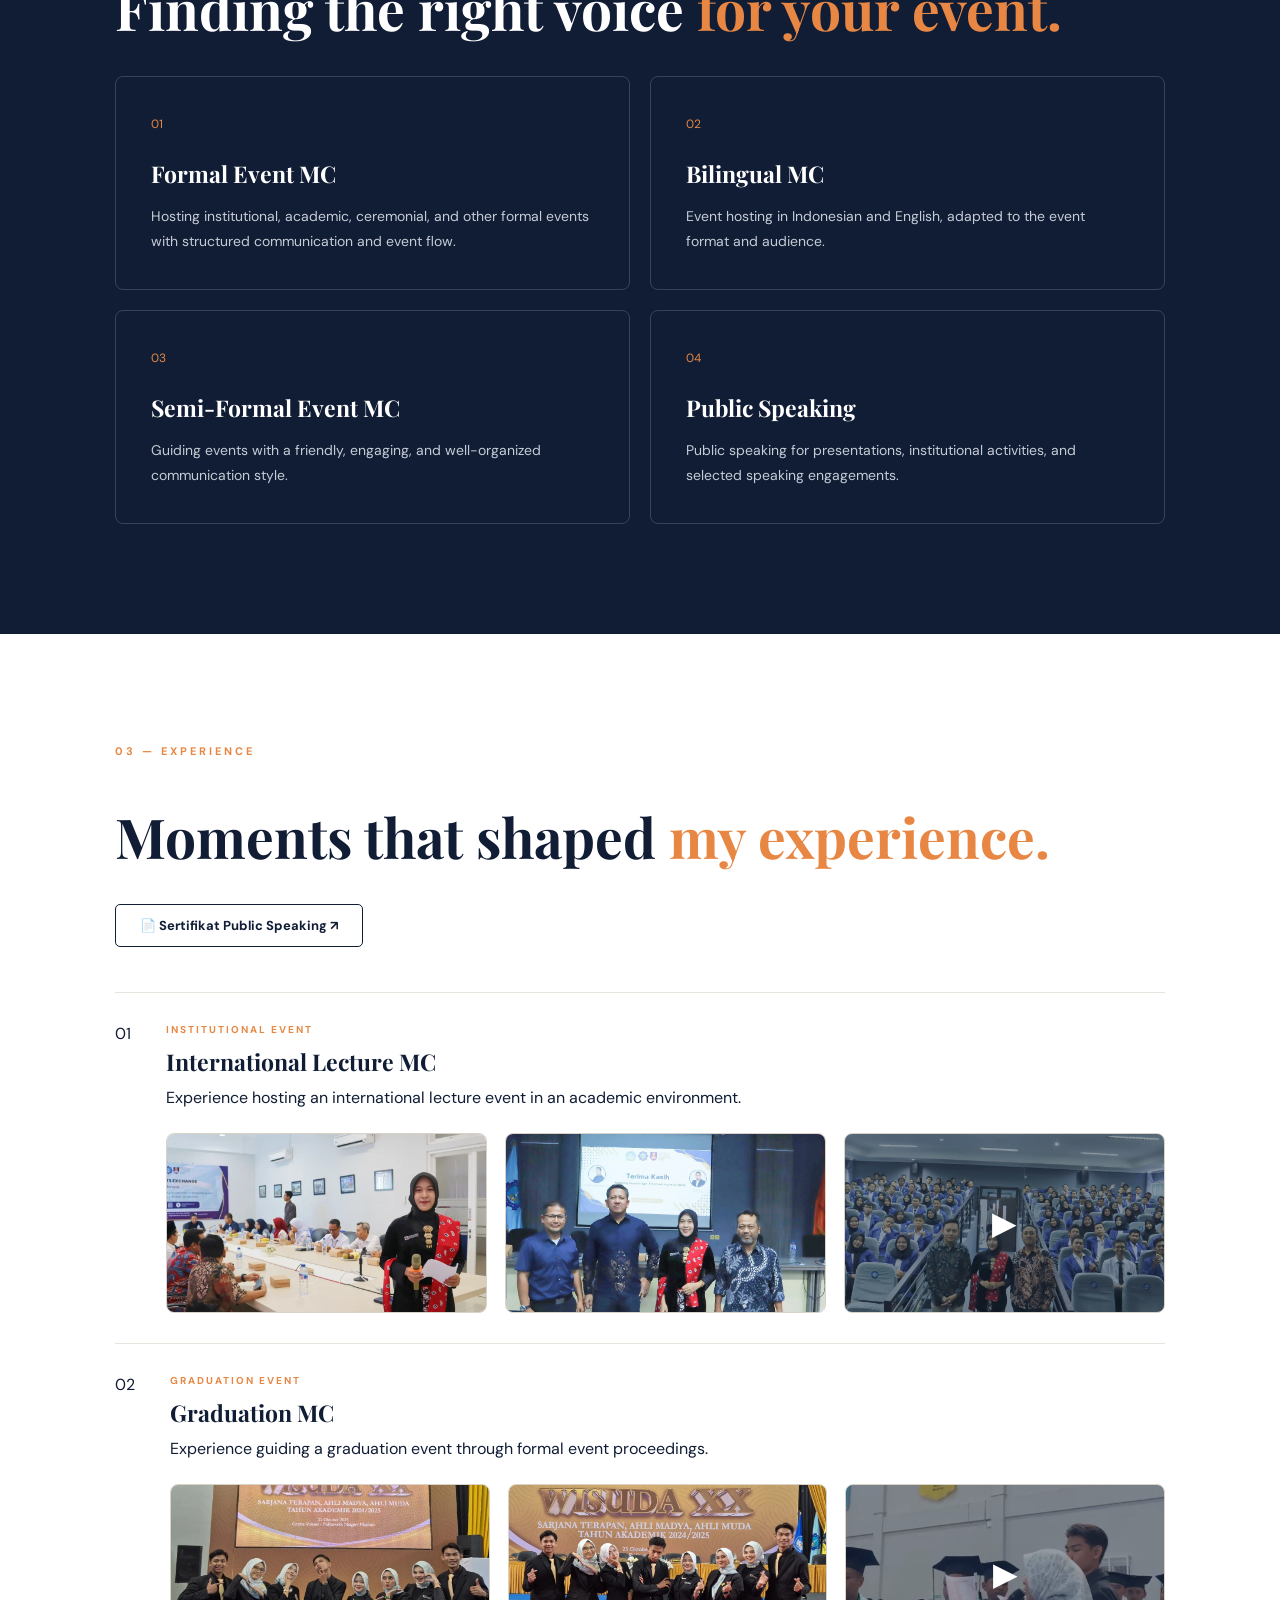
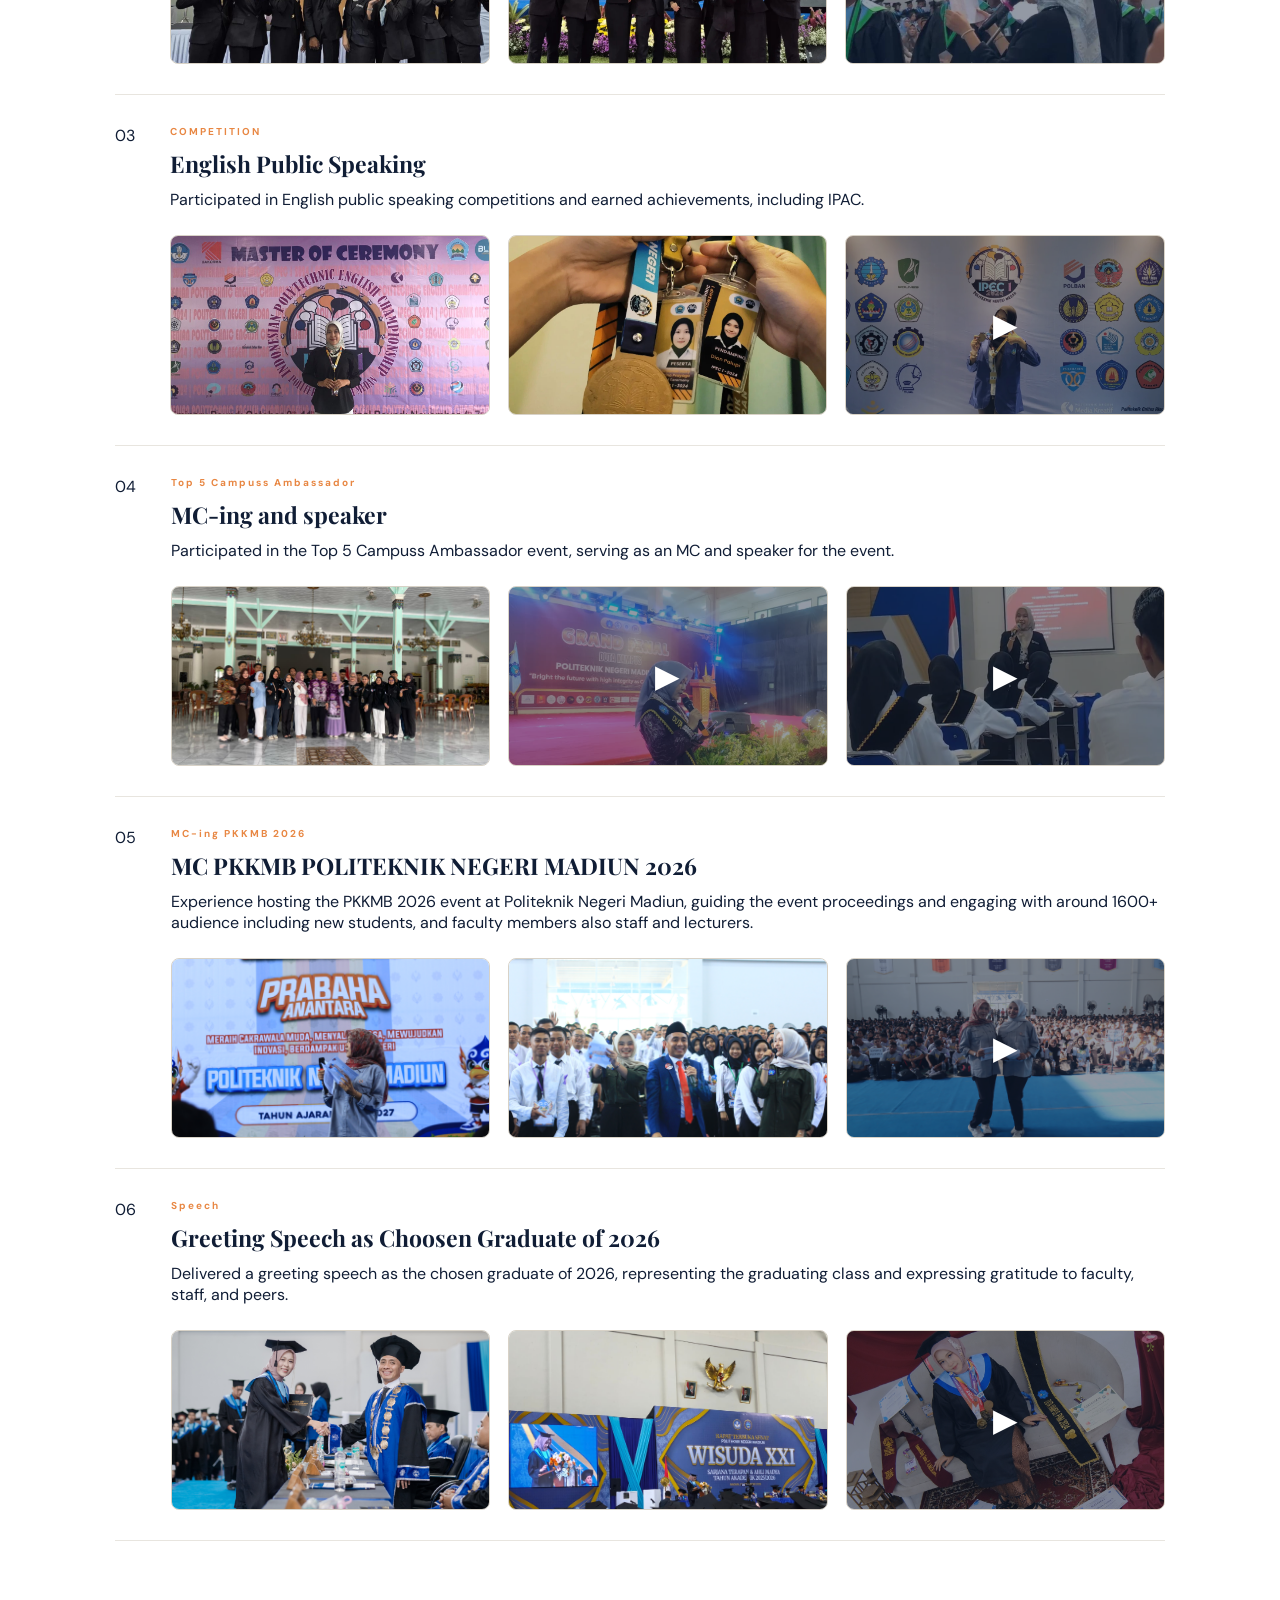
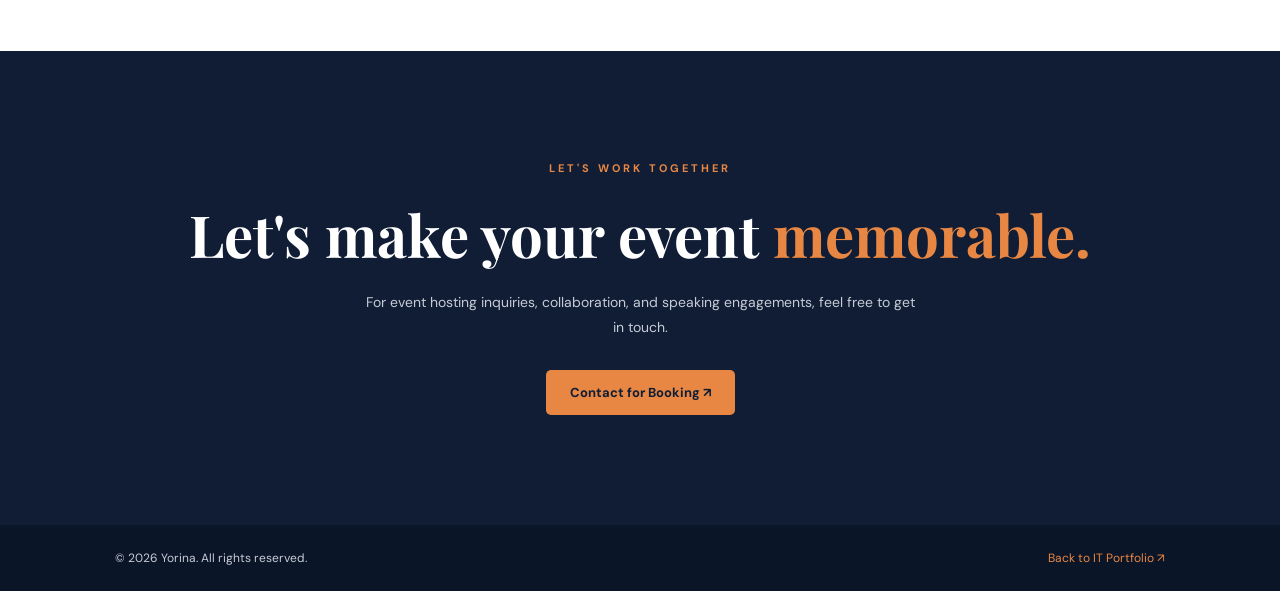
<file: speaking.html>
<!DOCTYPE html>
<html lang="en">
<head>
    <meta charset="UTF-8">
    <meta name="viewport" content="width=device-width, initial-scale=1.0">

    <title>Yorina | Public Speaking & Event Hosting</title>
    <meta name="description" content="Public speaking and event hosting profile of Yorina, including bilingual MC and institutional event experience.">

    <link rel="stylesheet" href="css/speaking.css">
</head>

<body>

    <!-- NAVIGATION -->
    <header class="speaking-navbar">
        <a href="index.html" class="speaking-logo">
            YORINA<span>.</span>
        </a>

        <nav class="speaking-nav-links">
            <a href="index.html">IT Portfolio</a>
            <a href="#profile">Profile</a>
            <a href="#services">Services</a>
            <a href="#experience">Experience</a>
            <a href="#contact">Contact</a>
        </nav>

        <button class="language-toggle" id="languageToggle" type="button">
            ID / EN
        </button>
    </header>

    <main>

        <!-- HERO -->
        <section class="speaking-hero">
            <div class="speaking-hero-overlay"></div>

            <div class="speaking-hero-content">
                <p class="speaking-eyebrow"
                   data-en="PUBLIC SPEAKING & EVENT HOSTING"
                   data-id="PUBLIC SPEAKING & PEMBAWA ACARA">
                    PUBLIC SPEAKING & EVENT HOSTING
                </p>

                <h1>
                    Every event deserves
                    <span>a meaningful voice.</span>
                </h1>

                <p class="speaking-hero-description"
                   data-en="Creating engaging event experiences through confident communication, thoughtful preparation, and audience connection."
                   data-id="Menghadirkan pengalaman acara yang berkesan melalui komunikasi yang percaya diri, persiapan matang, dan koneksi dengan audiens.">
                    Creating engaging event experiences through confident communication, thoughtful preparation, and audience connection.
                </p>

                <div class="speaking-buttons">
                    <!-- TOMBOL BOOK YORINA KE WHATSAPP -->
                    <a href="https://wa.me/628121661000" 
                       class="speaking-btn-primary"
                       target="_blank"
                       rel="noopener noreferrer"
                       data-en="Book Yorina"
                       data-id="Hubungi Yorina">
                        Contact Yorina
                    </a>

                    <a href="#experience" class="speaking-btn-secondary"
                       data-en="Explore Experience"
                       data-id="Lihat Pengalaman">
                        Explore Experience
                    </a>

                    <!-- TOMBOL DOWNLOAD CV -->
                    <a href="assets/documents/cv-pubspeak yorin.pdf" 
                       class="speaking-btn-secondary" 
                       download="cv-pubspeak yorin.pdf"
                       data-en="Download CV"
                       data-id="Unduh CV">
                        Download CV
                    </a>
                </div>
            </div>

            <div class="speaking-hero-caption">
                <span>MADIUN, INDONESIA</span>
                <span>VOICE · PRESENCE · CONNECTION</span>
            </div>
        </section>

        <!-- PROFILE -->
        <section class="speaking-section speaking-profile" id="profile">

            <div class="speaking-section-label">
                01 — SPEAKING PROFILE
            </div>

            <div class="speaking-profile-grid">

                <div class="speaking-profile-heading">
                    <p class="speaking-eyebrow">MEET THE HOST</p>

                    <h2>
                        More than speaking.
                        <span>It's about connecting.</span>
                    </h2>
                </div>

                <div class="speaking-profile-description">

                    <p>
                        I am Yorina, an event host and public speaking
                        enthusiast with experience in institutional events,
                        English public speaking, and formal occasions.
                    </p>

                    <p>
                        My experience as an event host, organizational
                        leader, and Information Technology graduate has
                        shaped my approach to communication: structured,
                        adaptable, and audience-oriented.
                    </p>

                    <p>
                        I believe a good host does more than guide an event.
                        A good host helps create a comfortable atmosphere
                        and keeps every moment connected.
                    </p>

                </div>

            </div>
        </section>

        <!-- SERVICES -->
        <section class="speaking-section speaking-services" id="services">

            <div class="speaking-section-label">
                02 — SERVICES
            </div>

            <h2>
                Finding the right voice
                <span>for your event.</span>
            </h2>

            <div class="speaking-service-grid">

                <article class="speaking-service-card">
                    <span>01</span>
                    <h3>Formal Event MC</h3>
                    <p>
                        Hosting institutional, academic, ceremonial,
                        and other formal events with structured
                        communication and event flow.
                    </p>
                </article>

                <article class="speaking-service-card">
                    <span>02</span>
                    <h3>Bilingual MC</h3>
                    <p>
                        Event hosting in Indonesian and English,
                        adapted to the event format and audience.
                    </p>
                </article>

                <article class="speaking-service-card">
                    <span>03</span>
                    <h3>Semi-Formal Event MC</h3>
                    <p>
                        Guiding events with a friendly, engaging,
                        and well-organized communication style.
                    </p>
                </article>

                <article class="speaking-service-card">
                    <span>04</span>
                    <h3>Public Speaking</h3>
                    <p>
                        Public speaking for presentations,
                        institutional activities, and selected
                        speaking engagements.
                    </p>
                </article>

            </div>
        </section>

        <!-- EXPERIENCE -->
        <section class="speaking-section speaking-experience" id="experience">

            <div class="speaking-section-label">
                03 — EXPERIENCE
            </div>

            <h2>
                Moments that shaped
                <span>my experience.</span>
            </h2>

            <!-- TOMBOL SERTIFIKAT PUBLIC SPEAKING DI BAWAH JUDUL -->
            <div style="margin-bottom: 45px;">
                <a href="https://drive.google.com/file/d/1F9nIVZPrVDJ2J6M04Spnna0ygXCEdHQY/view?usp=drive_link" 
                   target="_blank" 
                   rel="noopener noreferrer" 
                   class="speaking-btn-secondary"
                   style="display: inline-block; padding: 12px 24px; font-size: 13px; color: var(--navy, #101D35); border-color: var(--navy, #101D35); background: transparent;">
                    📄 Sertifikat Public Speaking ↗
                </a>
            </div>

            <div class="speaking-experience-list">

                <!-- ITEM 01 -->
                <article class="speaking-experience-item" style="display: block;">
                    <div style="display: flex; gap: 35px; align-items: flex-start; flex-wrap: wrap;">
                        <span>01</span>
                        <div style="flex: 1; min-width: 280px;">
                            <p class="speaking-experience-type">
                                INSTITUTIONAL EVENT
                            </p>

                            <h3>International Lecture MC</h3>

                            <p>
                                Experience hosting an international lecture
                                event in an academic environment.
                            </p>

                            <!-- 3 Media Berjejer dengan Ukuran Proporsional -->
                            <div style="display: grid; grid-template-columns: repeat(auto-fit, minmax(240px, 1fr)); gap: 18px; margin-top: 25px;">
                                <!-- Foto Dokumentasi 1 -->
                                <div style="height: 180px; border-radius: 8px; overflow: hidden; border: 1px solid #D8D2C7; background: #EAE5DD;">
                                    <img src="assets/images/speaking/lec-1.jpg" alt="Documentation 1" style="width: 100%; height: 100%; object-fit: cover; display: block;" onerror="this.src='https://via.placeholder.com/350x200?text=Foto+1'">
                                </div>
                                <!-- Foto Dokumentasi 2 -->
                                <div style="height: 180px; border-radius: 8px; overflow: hidden; border: 1px solid #D8D2C7; background: #EAE5DD;">
                                    <img src="assets/images/speaking/lec-2.jpg" alt="Documentation 2" style="width: 100%; height: 100%; object-fit: cover; display: block;" onerror="this.src='https://via.placeholder.com/350x200?text=Foto+2'">
                                </div>
                                <!-- Thumbnail Video Interaktif ke GDrive -->
                                <div style="height: 180px; border-radius: 8px; overflow: hidden; border: 1px solid #D8D2C7; position: relative; background: #EAE5DD;">
                                    <a href="https://www.instagram.com/p/DCwATYaB1dJ/?utm_source=ig_web_copy_link&exln=MzRlODBiNWFlZA==&srtk=MzRlODBiNWFlZA==" target="_blank" rel="noopener noreferrer" style="display: block; width: 100%; height: 100%;">
                                        <img src="assets/images/speaking/lec-video.jpg" alt="Video Preview" style="width: 100%; height: 100%; object-fit: cover; display: block;" onerror="this.src='https://via.placeholder.com/350x200?text=Video+Preview'">
                                        <span style="position: absolute; inset: 0; background: rgba(16,29,53,0.45); display: flex; align-items: center; justify-content: center; color: #fff; font-size: 32px;">▶</span>
                                    </a>
                                </div>
                            </div>
                        </div>
                    </div>
                </article>

                <!-- ITEM 02 -->
                <article class="speaking-experience-item" style="display: block;">
                    <div style="display: flex; gap: 35px; align-items: flex-start; flex-wrap: wrap;">
                        <span>02</span>
                        <div style="flex: 1; min-width: 280px;">
                            <p class="speaking-experience-type">
                                GRADUATION EVENT
                            </p>

                            <h3>Graduation MC</h3>

                            <p>
                                Experience guiding a graduation event
                                through formal event proceedings.
                            </p>

                            <div style="display: grid; grid-template-columns: repeat(auto-fit, minmax(240px, 1fr)); gap: 18px; margin-top: 25px;">
                                <div style="height: 180px; border-radius: 8px; overflow: hidden; border: 1px solid #D8D2C7; background: #EAE5DD;">
                                    <img src="assets/images/speaking/grad-1.jpg" alt="Documentation 1" style="width: 100%; height: 100%; object-fit: cover; display: block;" onerror="this.src='https://via.placeholder.com/350x200?text=Foto+1'">
                                </div>
                                <div style="height: 180px; border-radius: 8px; overflow: hidden; border: 1px solid #D8D2C7; background: #EAE5DD;">
                                    <img src="assets/images/speaking/grad-2.jpg" alt="Documentation 2" style="width: 100%; height: 100%; object-fit: cover; display: block;" onerror="this.src='https://via.placeholder.com/350x200?text=Foto+2'">
                                </div>
                                <div style="height: 180px; border-radius: 8px; overflow: hidden; border: 1px solid #D8D2C7; position: relative; background: #EAE5DD;">
                                    <a href="https://www.instagram.com/p/DQnSPuXEwVi/?utm_source=ig_web_copy_link&cplk=MzRlODBiNWFlZA==&srtk=MzRlODBiNWFlZA==" rel="noopener noreferrer" style="display: block; width: 100%; height: 100%;">
                                        <img src="assets/images/speaking/grad-video.jpg" alt="Video Preview" style="width: 100%; height: 100%; object-fit: cover; display: block;" onerror="this.src='https://via.placeholder.com/350x200?text=Video+Preview'">
                                        <span style="position: absolute; inset: 0; background: rgba(16,29,53,0.45); display: flex; align-items: center; justify-content: center; color: #fff; font-size: 32px;">▶</span>
                                    </a>
                                </div>
                            </div>
                        </div>
                    </div>
                </article>

                <!-- ITEM 03 -->
                <article class="speaking-experience-item" style="display: block;">
                    <div style="display: flex; gap: 35px; align-items: flex-start; flex-wrap: wrap;">
                        <span>03</span>
                        <div style="flex: 1; min-width: 280px;">
                            <p class="speaking-experience-type">
                                COMPETITION
                            </p>

                            <h3>English Public Speaking</h3>

                            <p>
                                Participated in English public speaking
                                competitions and earned achievements,
                                including IPAC.
                            </p>

                            <div style="display: grid; grid-template-columns: repeat(auto-fit, minmax(240px, 1fr)); gap: 18px; margin-top: 25px;">
                                <div style="height: 180px; border-radius: 8px; overflow: hidden; border: 1px solid #D8D2C7; background: #EAE5DD;">
                                    <img src="assets/images/speaking/comp-1.jpg" alt="Documentation 1" style="width: 100%; height: 100%; object-fit: cover; display: block;" onerror="this.src='https://via.placeholder.com/350x200?text=Foto+1'">
                                </div>
                                <div style="height: 180px; border-radius: 8px; overflow: hidden; border: 1px solid #D8D2C7; background: #EAE5DD;">
                                    <img src="assets/images/speaking/comp-2.jpg" alt="Documentation 2" style="width: 100%; height: 100%; object-fit: cover; display: block;" onerror="this.src='https://via.placeholder.com/350x200?text=Foto+2'">
                                </div>
                                <div style="height: 180px; border-radius: 8px; overflow: hidden; border: 1px solid #D8D2C7; position: relative; background: #EAE5DD;">
                                    <a href="https://drive.google.com/drive/folders/1lOnizsDbrVuOuUDvNYGMI7vHe8VCKMbv?usp=sharing" rel="noopener noreferrer" style="display: block; width: 100%; height: 100%;">
                                        <img src="assets/images/speaking/comp-video.jpg" alt="Video Preview" style="width: 100%; height: 100%; object-fit: cover; display: block;" onerror="this.src='https://via.placeholder.com/350x200?text=Video+Preview'">
                                        <span style="position: absolute; inset: 0; background: rgba(16,29,53,0.45); display: flex; align-items: center; justify-content: center; color: #fff; font-size: 32px;">▶</span>
                                    </a>
                                </div>
                            </div>
                        </div>
                    </div>
                </article>

                <!-- ITEM 04 -->
                <article class="speaking-experience-item" style="display: block;">
                    <div style="display: flex; gap: 35px; align-items: flex-start; flex-wrap: wrap;">
                        <span>04</span>
                        <div style="flex: 1; min-width: 280px;">
                            <p class="speaking-experience-type">
                                Top 5 Campuss Ambassador
                            </p>

                            <h3>MC-ing and speaker</h3>

                            <p>
                                Participated in the Top 5 Campuss Ambassador
                                event, serving as an MC and speaker for
                                the event.
                            </p>

                            <div style="display: grid; grid-template-columns: repeat(auto-fit, minmax(240px, 1fr)); gap: 18px; margin-top: 25px;">
                                <div style="height: 180px; border-radius: 8px; overflow: hidden; border: 1px solid #D8D2C7; background: #EAE5DD;">
                                    <img src="assets/images/speaking/cert-1.jpg" alt="Documentation 1" style="width: 100%; height: 100%; object-fit: cover; display: block;" onerror="this.src='https://via.placeholder.com/350x200?text=Sertifikat+1'">
                                </div>
                                <div style="height: 180px; border-radius: 8px; overflow: hidden; border: 1px solid #D8D2C7; position: relative; background: #EAE5DD;">
                                    <a href="https://drive.google.com/file/d/1MPb-cdblIq8VwRZW0RE1C97T5wLIjavX/view?usp=drive_link" target="_blank" rel="noopener noreferrer" style="display: block; width: 100%; height: 100%;">
                                        <img src="assets/images/speaking/cert-2.jpg" alt="Video Preview" style="width: 100%; height: 100%; object-fit: cover; display: block;" onerror="this.src='https://via.placeholder.com/350x200?text=Video+Preview'">
                                        <span style="position: absolute; inset: 0; background: rgba(16,29,53,0.45); display: flex; align-items: center; justify-content: center; color: #fff; font-size: 32px;">▶</span>
                                    </a>
                                </div>
                                <div style="height: 180px; border-radius: 8px; overflow: hidden; border: 1px solid #D8D2C7; position: relative; background: #EAE5DD;">
                                    <a href="https://drive.google.com/file/d/1aBF7AeIeWvVwAFfrUToam71mcZpbG4sS/view?usp=drive_link" target="_blank" rel="noopener noreferrer" style="display: block; width: 100%; height: 100%;">
                                        <img src="assets/images/speaking/cert-video.jpg" alt="Video Preview" style="width: 100%; height: 100%; object-fit: cover; display: block;" onerror="this.src='https://via.placeholder.com/350x200?text=Video+Preview'">
                                        <span style="position: absolute; inset: 0; background: rgba(16,29,53,0.45); display: flex; align-items: center; justify-content: center; color: #fff; font-size: 32px;">▶</span>
                                    </a>
                                </div>
                            </div>
                        </div>
                    </div>
                </article>

                <!-- ITEM 05 -->
                <article class="speaking-experience-item" style="display: block;">
                    <div style="display: flex; gap: 35px; align-items: flex-start; flex-wrap: wrap;">
                        <span>05</span>
                        <div style="flex: 1; min-width: 280px;">
                            <p class="speaking-experience-type">
                                MC-ing PKKMB 2026
                            </p>

                            <h3>MC PKKMB POLITEKNIK NEGERI MADIUN 2026</h3>

                            <p>
                                Experience hosting the PKKMB 2026 event
                                at Politeknik Negeri Madiun, guiding
                                the event proceedings and engaging with
                                around 1600+ audience including new students, and faculty members also staff and lecturers.
                            </p>

                            <div style="display: grid; grid-template-columns: repeat(auto-fit, minmax(240px, 1fr)); gap: 18px; margin-top: 25px;">
                                <div style="height: 180px; border-radius: 8px; overflow: hidden; border: 1px solid #D8D2C7; background: #EAE5DD;">
                                    <img src="assets/images/speaking/pkkmb-1.jpg" alt="Documentation 1" style="width: 100%; height: 100%; object-fit: cover; display: block;" onerror="this.src='https://via.placeholder.com/350x200?text=Sertifikat+1'">
                                </div>
                                <div style="height: 180px; border-radius: 8px; overflow: hidden; border: 1px solid #D8D2C7; background: #EAE5DD;">
                                    <img src="assets/images/speaking/pkkmb-2.jpg" alt="Documentation 2" style="width: 100%; height: 100%; object-fit: cover; display: block;" onerror="this.src='https://via.placeholder.com/350x200?text=Sertifikat+2'">
                                </div>
                                <div style="height: 180px; border-radius: 8px; overflow: hidden; border: 1px solid #D8D2C7; position: relative; background: #EAE5DD;">
                                    <a href="https://drive.google.com/file/d/1Bh8ell6olx6lIQv96xpaMsf-KZvsKLyy/view?usp=drive_link" target="_blank" rel="noopener noreferrer" style="display: block; width: 100%; height: 100%;">
                                        <img src="assets/images/speaking/pkkmb-3.jpg" alt="Video Preview" style="width: 100%; height: 100%; object-fit: cover; display: block;" onerror="this.src='https://via.placeholder.com/350x200?text=Video+Preview'">
                                        <span style="position: absolute; inset: 0; background: rgba(16,29,53,0.45); display: flex; align-items: center; justify-content: center; color: #fff; font-size: 32px;">▶</span>
                                    </a>
                                </div>
                            </div>
                        </div>
                    </div>
                </article>
                                <!-- ITEM 06 -->
                <article class="speaking-experience-item" style="display: block;">
                    <div style="display: flex; gap: 35px; align-items: flex-start; flex-wrap: wrap;">
                        <span>06</span>
                        <div style="flex: 1; min-width: 280px;">
                            <p class="speaking-experience-type">
                                Speech
                            </p>

                            <h3>Greeting Speech as Choosen Graduate of 2026</h3>
                            <p>
                                Delivered a greeting speech as the chosen graduate
                                of 2026, representing the graduating class and
                                expressing gratitude to faculty, staff, and peers.
                            </p>

                            <div style="display: grid; grid-template-columns: repeat(auto-fit, minmax(240px, 1fr)); gap: 18px; margin-top: 25px;">
                                <div style="height: 180px; border-radius: 8px; overflow: hidden; border: 1px solid #D8D2C7; background: #EAE5DD;">
                                    <img src="assets/images/speaking/sp-1.jpg" alt="Documentation 1" style="width: 100%; height: 100%; object-fit: cover; display: block;" onerror="this.src='https://via.placeholder.com/350x200?text=Sertifikat+1'">
                                </div>
                                <div style="height: 180px; border-radius: 8px; overflow: hidden; border: 1px solid #D8D2C7; background: #EAE5DD;">
                                    <img src="assets/images/speaking/sp-2.jpg" alt="Documentation 2" style="width: 100%; height: 100%; object-fit: cover; display: block;" onerror="this.src='https://via.placeholder.com/350x200?text=Sertifikat+2'">
                                </div>
                                <div style="height: 180px; border-radius: 8px; overflow: hidden; border: 1px solid #D8D2C7; position: relative; background: #EAE5DD;">
                                    <a href="https://drive.google.com/file/d/1uDq6A1mHlfF6JnfbZwZvoHHVewTSh8qp/view?usp=sharing" target="_blank" rel="noopener noreferrer" style="display: block; width: 100%; height: 100%;">
                                        <img src="assets/images/speaking/sp-3.jpg" alt="Video Preview" style="width: 100%; height: 100%; object-fit: cover; display: block;" onerror="this.src='https://via.placeholder.com/350x200?text=Video+Preview'">
                                        <span style="position: absolute; inset: 0; background: rgba(16,29,53,0.45); display: flex; align-items: center; justify-content: center; color: #fff; font-size: 32px;">▶</span>
                                    </a>
                                </div>
                            </div>
                        </div>
                    </div>
                </article>
            </div>
        </section>

        <!-- BOOKING -->
        <section class="speaking-contact" id="contact">

            <p class="speaking-eyebrow">
                LET'S WORK TOGETHER
            </p>

            <h2>
                Let's make your event
                <span>memorable.</span>
            </h2>

            <p>
                For event hosting inquiries, collaboration,
                and speaking engagements, feel free to get in touch.
            </p>

            <!-- TOMBOL CONTACT FOR BOOKING KE WHATSAPP -->
            <a href="https://wa.me/628121661000"
               class="speaking-btn-primary"
               target="_blank"
               rel="noopener noreferrer">
                Contact for Booking ↗
            </a>

        </section>

    </main>

    <footer class="speaking-footer">
        <p>© 2026 Yorina. All rights reserved.</p>
        <a href="index.html">Back to IT Portfolio ↗</a>
    </footer>

    <script src="js/language.js"></script>

</body>
</html>
</file>
<file: css/style.css>
@import url('https://fonts.googleapis.com/css2?family=DM+Sans:wght@400;500;600;700&family=Playfair+Display:wght@600;700&display=swap');

:root {
    --navy: #101D35;
    --cream: #F5F0E7;
    --orange: #E88743;
    --white: #FFFFFF;
    --muted: #626B78;
}

*, *::before, *::after {
    margin: 0;
    padding: 0;
    box-sizing: border-box;
}

html {
    scroll-behavior: smooth;
    scroll-padding-top: 90px;
}

body {
    font-family: 'DM Sans', sans-serif;
    background: var(--cream);
    color: var(--navy);
}

a {
    -webkit-tap-highlight-color: transparent;
}

/* ================================
   NAVIGATION
================================ */

.navbar {
    position: absolute;
    top: 0;
    left: 0;
    width: 100%;
    min-height: 85px;
    padding: 20px 7%;
    display: flex;
    align-items: center;
    justify-content: space-between;
    gap: 25px;
    z-index: 10;
}

.logo {
    flex-shrink: 0;
    font-size: 25px;
    font-weight: 700;
    color: var(--white);
    text-decoration: none;
    letter-spacing: 2px;
}

.logo span {
    color: var(--orange);
}

.nav-links {
    display: flex;
    align-items: center;
    justify-content: center;
    gap: 22px;
}

.nav-links a {
    color: var(--white);
    text-decoration: none;
    font-size: 12px;
    transition: color 0.3s;
    white-space: nowrap;
}

.nav-links a:hover {
    color: var(--orange);
}

/* LANGUAGE SWITCHER */

.language-switcher {
    display: inline-flex;
    flex-shrink: 0;
    align-items: center;
    gap: 2px;
    padding: 3px;
    border: 1px solid rgba(255,255,255,.2);
    border-radius: 5px;
    background: rgba(255,255,255,.04);
}

.language-option {
    padding: 6px 10px;
    border: none;
    border-radius: 3px;
    background: transparent;
    color: #B9C7D8;
    font-family: inherit;
    font-size: 10px;
    font-weight: 700;
    letter-spacing: .8px;
    cursor: pointer;
    transition: .2s ease;
}

.language-option.active {
    background: var(--orange);
    color: var(--navy);
}

.language-option:hover:not(.active) {
    color: var(--white);
}

/* ================================
   HERO
================================ */

.hero {
    position: relative;
    min-height: 100vh;
    display: flex;
    align-items: center;
    padding: 130px 9% 100px;
    background:
        linear-gradient(
            90deg,
            rgba(16, 29, 53, 0.96) 0%,
            rgba(16, 29, 53, 0.75) 48%,
            rgba(16, 29, 53, 0.25) 100%
        ),
        url('../assets/images/portrait.jpg');

    background-size: cover;
    background-position: center 30%;
    background-color: var(--navy);
}

.hero-overlay {
    position: absolute;
    inset: 0;
    background: linear-gradient(
        0deg,
        rgba(16, 29, 53, 0.65),
        transparent 45%
    );
}

.hero-content {
    position: relative;
    z-index: 2;
    max-width: 650px;
    color: var(--white);
}

.hero-label {
    color: var(--orange);
    font-size: 12px;
    letter-spacing: 3px;
    margin-bottom: 25px;
    font-weight: 700;
}

.hero h1 {
    font-family: 'Playfair Display', serif;
    font-size: clamp(48px, 7vw, 85px);
    line-height: 1.1;
    margin-bottom: 20px;
}

.hero h1 span {
    color: var(--orange);
}

.hero h2 {
    font-size: clamp(20px, 3vw, 30px);
    margin-bottom: 20px;
    line-height: 1.4;
}

.hero-description {
    color: #E2E5EB;
    font-size: 16px;
    line-height: 1.8;
    max-width: 500px;
}

.hero-buttons {
    display: flex;
    gap: 15px;
    margin-top: 35px;
    flex-wrap: wrap;
}

.btn-primary,
.btn-secondary {
    display: inline-block;
    padding: 14px 24px;
    border-radius: 5px;
    text-decoration: none;
    font-weight: 600;
    font-size: 14px;
    transition: 0.3s;
}

.btn-primary {
    background: var(--orange);
    color: var(--navy);
}

.btn-primary:hover {
    background: var(--cream);
    transform: translateY(-3px);
}

.btn-secondary {
    border: 1px solid var(--white);
    color: var(--white);
}

.btn-secondary:hover {
    background: var(--white);
    color: var(--navy);
}

.hero-footer {
    position: absolute;
    bottom: 30px;
    left: 9%;
    right: 9%;
    display: flex;
    justify-content: space-between;
    color: #D8DCE5;
    font-size: 10px;
    letter-spacing: 2px;
}

/* ================================
   GENERAL SECTION
================================ */

.section {
    padding: 110px 9%;
}

.section-label {
    font-size: 11px;
    letter-spacing: 3px;
    color: var(--orange);
    margin-bottom: 45px;
    font-weight: 700;
}

.section h2 {
    font-family: 'Playfair Display', serif;
    font-size: clamp(32px, 5vw, 55px);
    line-height: 1.2;
    margin-bottom: 35px;
}

.section h2 span {
    color: var(--orange);
}

.eyebrow {
    font-size: 11px;
    color: var(--orange);
    letter-spacing: 2px;
    font-weight: 700;
    margin-bottom: 15px;
}

/* ================================
   ABOUT
================================ */

.about-section {
    background: var(--cream);
}

.about-grid {
    display: grid;
    grid-template-columns: 1fr 1fr;
    gap: 70px;
}

.about-description p {
    font-size: 15px;
    line-height: 1.9;
    margin-bottom: 20px;
    color: #515967;
}

.about-details {
    display: flex;
    gap: 40px;
    margin-top: 35px;
    flex-wrap: wrap;
}

.about-details div {
    display: flex;
    flex-direction: column;
    gap: 5px;
}

.about-details strong {
    font-size: 30px;
    color: var(--navy);
}

.about-details span {
    font-size: 11px;
    color: #707784;
}

/* ================================
   EXPERTISE
================================ */

.expertise-section {
    background: var(--navy);
    color: var(--white);
}

.expertise-grid {
    display: grid;
    grid-template-columns: repeat(3, 1fr);
    gap: 18px;
}

.expertise-card {
    padding: 30px;
    border: 1px solid rgba(255,255,255,0.16);
    border-radius: 8px;
    transition: 0.3s;
}

.expertise-card:hover {
    border-color: var(--orange);
    transform: translateY(-5px);
}

.expertise-card > span {
    color: var(--orange);
    font-size: 12px;
}

.expertise-card h3 {
    margin: 25px 0 15px;
    font-size: 19px;
}

.expertise-card p {
    font-size: 13px;
    line-height: 1.8;
    color: #C6CCD6;
}

/* ================================
   PROJECTS
================================ */

.projects-section {
    background: var(--white);
}

.project-card {
    border: 1px solid #E8E5DF;
    border-radius: 10px;
    overflow: hidden;
    background: var(--white);
    transition: transform 0.3s, box-shadow 0.3s;
}

.project-card:hover {
    transform: translateY(-4px);
    box-shadow: 0 12px 30px rgba(16,29,53,0.08);
}

.featured-project {
    display: grid;
    grid-template-columns: 1fr 1fr;
    margin-bottom: 25px;
}

.project-image {
    min-height: 260px;
    display: flex;
    align-items: flex-end;
    padding: 25px;
    background-color: #D8DFE8;
    background-size: cover;
    background-position: center;
}

.project-image span {
    background: var(--navy);
    color: var(--white);
    padding: 9px 13px;
    font-size: 10px;
    letter-spacing: 2px;
}

.project-image-one {
    background-image:
        linear-gradient(rgba(16,29,53,0.12), rgba(16,29,53,0.12)),
        url('../assets/images/smarterm.jpg');
}

.project-image-two {
    background-image:
        linear-gradient(rgba(16,29,53,0.12), rgba(16,29,53,0.12)),
        url('../assets/images/buana.jpg');
}

.project-image-three {
    background-image:
        linear-gradient(rgba(16,29,53,0.12), rgba(16,29,53,0.12)),
        url('../assets/images/jinom.jpg');
}

.project-info {
    padding: 35px;
}

.project-info h3 {
    font-family: 'Playfair Display', serif;
    font-size: 28px;
    margin-bottom: 15px;
}

.project-info > p:not(.eyebrow) {
    color: var(--muted);
    font-size: 14px;
    line-height: 1.8;
}

.tech-tags {
    display: flex;
    flex-wrap: wrap;
    gap: 8px;
    margin-top: 22px;
}

.tech-tags span {
    padding: 7px 12px;
    background: #F2F0EC;
    border-radius: 20px;
    font-size: 10px;
}

.project-link {
    display: inline-block;
    margin-top: 25px;
    color: var(--navy);
    font-weight: 700;
    text-decoration: none;
}

.project-grid {
    display: grid;
    grid-template-columns: 1fr 1fr;
    gap: 25px;
}

.project-grid .project-image {
    min-height: 200px;
}

.project-grid .project-info {
    padding: 25px;
}

/* ================================
   ACHIEVEMENTS
================================ */

.achievements-section {
    background: var(--cream);
}

.achievement-list {
    border-top: 1px solid #D8D2C7;
}

.achievement-item {
    display: flex;
    gap: 35px;
    padding: 30px 0;
    border-bottom: 1px solid #D8D2C7;
}

.achievement-item > span {
    color: var(--orange);
    font-weight: 700;
}

.achievement-item h3 {
    margin-bottom: 10px;
    font-size: 18px;
}

.achievement-item p {
    color: var(--muted);
    line-height: 1.7;
    font-size: 14px;
}

/* ================================
   CONTACT
================================ */

.contact-section {
    background: var(--navy);
    color: var(--white);
}

.contact-section > p {
    max-width: 600px;
    color: #C6CCD6;
    line-height: 1.8;
}

.contact-links {
    display: flex;
    gap: 25px;
    flex-wrap: wrap;
    margin-top: 35px;
}

.contact-links a {
    color: var(--white);
    text-decoration: none;
    border-bottom: 1px solid var(--orange);
    padding-bottom: 7px;
    transition: color 0.3s;
}

.contact-links a:hover {
    color: var(--orange);
}

/* ================================
   FOOTER
================================ */

.detail-footer,
.site-footer {
    padding: 25px 9%;
    background: #0B1528;
    color: #C6CCD6;
    display: flex;
    justify-content: space-between;
    align-items: center;
    gap: 20px;
    font-size: 12px;
}

.detail-footer a,
.site-footer a {
    color: var(--orange);
    text-decoration: none;
}

/* ================================
   TABLET
================================ */

@media (max-width: 900px) {
    .navbar {
        padding-left: 5%;
        padding-right: 5%;
        gap: 15px;
    }

    .nav-links {
        gap: 12px;
    }

    .nav-links a {
        font-size: 11px;
    }

    .expertise-grid {
        grid-template-columns: repeat(2, 1fr);
    }
}

/* ================================
   MOBILE
================================ */

@media (max-width: 650px) {
    .navbar {
        padding: 20px 5%;
        flex-wrap: wrap;
        gap: 15px;
    }

    .logo {
        font-size: 22px;
    }

    .nav-links {
        order: 3;
        width: 100%;
        justify-content: flex-start;
        overflow-x: auto;
        padding-bottom: 8px;
    }

    .hero {
        padding: 160px 7% 100px;
        background-position: 62% center;
    }

    .hero-footer {
        left: 7%;
        right: 7%;
        font-size: 8px;
    }

    .section {
        padding: 75px 7%;
    }

    .about-grid,
    .featured-project {
        grid-template-columns: 1fr;
        gap: 25px;
    }

    .project-grid {
        grid-template-columns: 1fr;
    }

    .about-details {
        gap: 25px;
    }

    .achievement-item {
        gap: 18px;
    }

    .detail-footer,
    .site-footer {
        padding: 25px 7%;
        flex-direction: column;
        align-items: flex-start;
    }
}

/* ================================
   SMALL MOBILE
================================ */

@media (max-width: 480px) {
    .expertise-grid {
        grid-template-columns: 1fr;
    }

    .project-info {
        padding: 25px;
    }

    .hero h1 {
        font-size: 48px;
    }

    .hero-description {
        font-size: 14px;
    }

    .language-option {
        padding: 5px 7px;
        font-size: 9px;
    }
}
</file>
<file: css/smarterm.css>
@import url('https://fonts.googleapis.com/css2?family=DM+Sans:wght@400;500;600;700&family=Playfair+Display:wght@600;700&display=swap');

:root {
    --navy: #101D35;
    --cream: #F5F0E7;
    --orange: #E88743;
    --white: #FFFFFF;
    --muted: #626B78;
}

* {
    margin: 0;
    padding: 0;
    box-sizing: border-box;
}

html {
    scroll-behavior: smooth;
    scroll-padding-top: 90px;
}

body {
    font-family: 'DM Sans', sans-serif;
    background: var(--cream);
    color: var(--navy);
}

a {
    -webkit-tap-highlight-color: transparent;
}

/* ================================
   NAVIGATION
================================ */

.detail-navbar {
    position: absolute;
    top: 0;
    left: 0;
    width: 100%;
    min-height: 82px;
    padding: 20px 9%;
    display: flex;
    align-items: center;
    justify-content: space-between;
    gap: 25px;
    z-index: 10;
}

.detail-logo {
    flex-shrink: 0;
    color: var(--white);
    font-size: 24px;
    font-weight: 700;
    letter-spacing: 2px;
    text-decoration: none;
}

.detail-logo span {
    color: var(--orange);
}

.detail-navbar nav {
    display: flex;
    align-items: center;
    gap: 22px;
}

.detail-navbar nav a {
    color: var(--white);
    text-decoration: none;
    font-size: 12px;
    transition: color .3s;
}

.detail-navbar nav a:hover {
    color: var(--orange);
}

/* LANGUAGE SWITCHER */

.language-switcher {
    display: inline-flex;
    flex-shrink: 0;
    align-items: center;
    gap: 2px;
    padding: 3px;
    border: 1px solid rgba(255,255,255,.2);
    border-radius: 5px;
    background: rgba(255,255,255,.04);
}

.language-option {
    padding: 6px 10px;
    border: none;
    border-radius: 3px;
    background: transparent;
    color: #B9C7D8;
    font-family: inherit;
    font-size: 10px;
    font-weight: 700;
    letter-spacing: .8px;
    cursor: pointer;
    transition: .2s ease;
}

.language-option.active {
    background: var(--orange);
    color: var(--navy);
}

.language-option:hover:not(.active) {
    color: var(--white);
}

/* ================================
   HERO
================================ */

.detail-hero {
    position: relative;
    min-height: 680px;
    padding: 135px 9% 85px;
    display: flex;
    align-items: center;
    overflow: hidden;
    color: var(--white);
    background:
        radial-gradient(circle at 82% 25%, rgba(64, 112, 165, .25), transparent 34%),
        linear-gradient(135deg, #101D35 0%, #142A43 58%, #1B3857 100%);
}

.detail-hero::before {
    content: "";
    position: absolute;
    width: 440px;
    height: 440px;
    border: 1px solid rgba(255,255,255,.07);
    border-radius: 50%;
    top: -190px;
    right: -100px;
}

.detail-hero::after {
    content: "";
    position: absolute;
    width: 300px;
    height: 300px;
    border: 1px solid rgba(255,255,255,.06);
    border-radius: 50%;
    bottom: -190px;
    right: 25%;
}

.detail-hero-container {
    position: relative;
    z-index: 2;
    width: 100%;
    max-width: 1250px;
    margin: auto;
    display: grid;
    grid-template-columns: 1fr 1.05fr;
    align-items: center;
    gap: 55px;
}

.detail-hero-content {
    max-width: 570px;
}

.detail-eyebrow {
    color: var(--orange);
    font-size: 11px;
    font-weight: 700;
    letter-spacing: 3px;
    margin-bottom: 23px;
}

.detail-hero h1 {
    font-family: 'Playfair Display', serif;
    font-size: clamp(58px, 7vw, 88px);
    line-height: 1;
    letter-spacing: -3px;
    margin-bottom: 20px;
}

.detail-hero h1 span,
.detail-hero h2 span,
.detail-section h2 span,
.detail-contact h2 span {
    color: var(--orange);
}

.detail-subtitle {
    max-width: 520px;
    color: #DCE6F2;
    font-size: clamp(19px, 2.3vw, 27px);
    font-weight: 600;
    line-height: 1.4;
    margin-bottom: 18px;
}

.detail-description {
    max-width: 510px;
    color: #B9C7D8;
    font-size: 14px;
    line-height: 1.85;
    margin-bottom: 25px;
}

.detail-tags {
    display: flex;
    flex-wrap: wrap;
    gap: 9px;
    margin-bottom: 30px;
}

.detail-tags span {
    padding: 8px 12px;
    border: 1px solid rgba(255,255,255,.2);
    border-radius: 6px;
    background: rgba(255,255,255,.07);
    color: #E4ECF6;
    font-size: 11px;
    font-weight: 600;
}

.detail-hero-actions {
    display: flex;
    flex-wrap: wrap;
    gap: 12px;
}

.demo-button,
.outline-button,
.report-button {
    display: inline-flex;
    justify-content: center;
    align-items: center;
    gap: 8px;
    padding: 13px 20px;
    border-radius: 5px;
    font-family: inherit;
    font-size: 13px;
    font-weight: 700;
    text-decoration: none;
    transition: .3s;
}

.demo-button {
    background: var(--orange);
    color: var(--navy);
}

.demo-button:hover {
    background: var(--cream);
    transform: translateY(-3px);
}

.outline-button {
    color: var(--white);
    border: 1px solid rgba(255,255,255,.55);
}

.outline-button:hover {
    background: var(--white);
    color: var(--navy);
    transform: translateY(-3px);
}

/* ================================
   HERO PREVIEW
================================ */

.detail-preview {
    position: relative;
    padding: 13px;
    border: 1px solid rgba(255,255,255,.2);
    border-radius: 12px;
    background: rgba(255,255,255,.08);
    box-shadow: 0 25px 65px rgba(0,0,0,.25);
    backdrop-filter: blur(10px);
}

.detail-preview-header {
    display: flex;
    justify-content: space-between;
    align-items: center;
    padding: 5px 5px 13px;
}

.detail-preview-title {
    color: #F0F4FA;
    font-size: 11px;
    font-weight: 700;
    letter-spacing: 1.5px;
}

.detail-preview-status {
    padding: 6px 10px;
    border-radius: 20px;
    background: rgba(65,211,151,.13);
    color: #8BE2BC;
    font-size: 9px;
    font-weight: 700;
    letter-spacing: 1px;
}

.detail-preview-image {
    display: block;
    width: 100%;
    aspect-ratio: 16 / 10;
    object-fit: cover;
    object-position: top;
    border-radius: 7px;
    background: #E6EAF0;
}

.detail-preview-caption {
    display: flex;
    justify-content: space-between;
    gap: 10px;
    padding: 13px 4px 3px;
    color: #C4D0DF;
    font-size: 10px;
}

.detail-preview-caption strong {
    color: var(--white);
}

/* ================================
   GENERAL SECTIONS
================================ */

.detail-section {
    padding: 100px 9%;
    background: var(--white);
}

.detail-label {
    color: var(--orange);
    font-size: 11px;
    font-weight: 700;
    letter-spacing: 2.5px;
    margin-bottom: 35px;
}

.detail-section h2 {
    max-width: 700px;
    font-family: 'Playfair Display', serif;
    font-size: clamp(32px, 5vw, 52px);
    line-height: 1.2;
    margin-bottom: 30px;
}

.detail-grid {
    display: grid;
    grid-template-columns: 1fr 1fr;
    gap: 70px;
    align-items: start;
}

.detail-copy {
    max-width: 700px;
}

.detail-copy p {
    color: #515967;
    font-size: 14px;
    line-height: 1.95;
    margin-bottom: 18px;
}

/* DARK AND CREAM SECTIONS */

.detail-dark {
    background: var(--navy);
    color: var(--white);
}

.detail-dark .detail-copy p {
    color: #C6CCD6;
}

.detail-cream {
    background: var(--cream);
}

/* ================================
   WORKFLOW
================================ */

.workflow {
    display: grid;
    grid-template-columns: repeat(4, 1fr);
    gap: 16px;
    margin-top: 45px;
}

.workflow-card {
    padding: 25px 22px;
    border: 1px solid #E7E2D9;
    border-radius: 8px;
    background: var(--cream);
    transition: .3s;
}

.workflow-card:hover {
    transform: translateY(-5px);
    border-color: var(--orange);
}

.workflow-card > span,
.role-grid article > span {
    color: var(--orange);
    font-size: 12px;
    font-weight: 700;
}

.workflow-card h3,
.role-grid h3 {
    font-size: 17px;
    margin: 20px 0 12px;
}

.workflow-card p,
.role-grid p {
    color: var(--muted);
    font-size: 12px;
    line-height: 1.8;
}

/* ================================
   ROLE AND CONTRIBUTION
================================ */

.role-grid {
    display: grid;
    grid-template-columns: repeat(2, 1fr);
    gap: 18px;
    margin-top: 35px;
}

.role-grid article {
    padding: 25px;
    border: 1px solid #DDD6C9;
    border-radius: 8px;
    background: rgba(255,255,255,.45);
    transition: .3s;
}

.role-grid article:hover {
    border-color: var(--orange);
    transform: translateY(-4px);
}

/* ================================
   TECHNOLOGY
================================ */

.technology-list {
    max-width: 850px;
    margin-top: 35px;
    border-top: 1px solid #E5E1DA;
}

.technology-list div {
    display: grid;
    grid-template-columns: 180px 1fr;
    gap: 25px;
    padding: 22px 0;
    border-bottom: 1px solid #E5E1DA;
}

.technology-list strong {
    font-size: 14px;
}

.technology-list span {
    color: var(--muted);
    font-size: 13px;
    line-height: 1.7;
}

/* ================================
   RESULTS
================================ */

.result-grid {
    display: grid;
    grid-template-columns: repeat(3, 1fr);
    gap: 18px;
    margin-top: 40px;
}

.result-grid article {
    padding: 28px 23px;
    border: 1px solid rgba(255,255,255,.16);
    border-radius: 8px;
}

.result-grid article > strong {
    display: block;
    color: var(--orange);
    font-family: 'Playfair Display', serif;
    font-size: 42px;
    margin-bottom: 12px;
}

.result-grid h3 {
    font-size: 15px;
    margin-bottom: 10px;
}

.result-grid p {
    color: #C6CCD6;
    font-size: 12px;
    line-height: 1.8;
}

.result-note {
    max-width: 750px;
    margin-top: 25px;
    color: #AEB9C9;
    font-size: 11px;
    line-height: 1.8;
}

/* ================================
   PROJECT GALLERY
================================ */

.project-gallery {
    display: grid;
    grid-template-columns: repeat(2, 1fr);
    gap: 18px;
    margin-top: 35px;
}

.project-gallery img {
    display: block;
    width: 100%;
    aspect-ratio: 16 / 10;
    object-fit: cover;
    object-position: top;
    border: 1px solid #DED8CE;
    border-radius: 7px;
    background: #E7E3DC;
    transition: transform .3s, box-shadow .3s;
}

.project-gallery img:first-child {
    grid-column: 1 / -1;
    aspect-ratio: 16 / 9;
}

.project-gallery img:hover {
    transform: translateY(-4px);
    box-shadow: 0 12px 28px rgba(16,29,53,.12);
}

.documentation-actions {
    display: flex;
    flex-wrap: wrap;
    gap: 12px;
    margin-top: 30px;
}

.report-button {
    color: var(--navy);
    border: 1px solid var(--navy);
    background: transparent;
}

.report-button:hover {
    color: var(--white);
    background: var(--navy);
}

/* ================================
   CONTACT
================================ */

.detail-contact {
    padding: 100px 9%;
    background: var(--navy);
    color: var(--white);
}

.detail-contact h2 {
    max-width: 650px;
    font-family: 'Playfair Display', serif;
    font-size: clamp(36px, 5vw, 58px);
    line-height: 1.2;
    margin-bottom: 25px;
}

.detail-contact > p:not(.detail-eyebrow) {
    max-width: 600px;
    color: #C6CCD6;
    font-size: 14px;
    line-height: 1.8;
    margin-bottom: 25px;
}

.detail-contact > a {
    display: inline-block;
    color: var(--white);
    text-decoration: none;
    border-bottom: 1px solid var(--orange);
    padding-bottom: 8px;
    font-weight: 600;
    transition: color .3s;
}

.detail-contact > a:hover {
    color: var(--orange);
}

/* ================================
   FOOTER
================================ */

.detail-footer {
    padding: 25px 9%;
    background: #0B1528;
    color: #C6CCD6;
    display: flex;
    justify-content: space-between;
    align-items: center;
    gap: 20px;
    font-size: 12px;
}

.detail-footer a {
    color: var(--orange);
    text-decoration: none;
}

.detail-footer a:hover {
    color: var(--white);
}

/* ================================
   TABLET
================================ */

@media (max-width: 950px) {
    .detail-hero-container {
        grid-template-columns: 1fr;
        gap: 40px;
    }

    .detail-hero-content {
        max-width: 700px;
    }

    .detail-preview {
        max-width: 700px;
    }

    .workflow {
        grid-template-columns: repeat(2, 1fr);
    }

    .detail-grid {
        gap: 35px;
    }
}

/* ================================
   MOBILE
================================ */

@media (max-width: 650px) {
    html {
        scroll-padding-top: 20px;
    }

    .detail-navbar {
        min-height: 70px;
        padding: 18px 6%;
        flex-direction: row;
        align-items: center;
    }

    .detail-logo {
        font-size: 21px;
    }

    .detail-navbar nav {
        gap: 12px;
    }

    .detail-navbar nav a {
        font-size: 10px;
    }

    .detail-hero {
        min-height: auto;
        padding: 125px 7% 65px;
    }

    .detail-hero-container {
        gap: 35px;
    }

    .detail-hero h1 {
        font-size: 59px;
        letter-spacing: -2px;
    }

    .detail-subtitle {
        font-size: 21px;
    }

    .detail-description {
        font-size: 13px;
    }

    .detail-hero-actions {
        flex-direction: column;
    }

    .detail-hero-actions a {
        width: 100%;
    }

    .detail-preview-caption {
        flex-direction: column;
    }

    .detail-section {
        padding: 75px 7%;
    }

    .detail-grid {
        grid-template-columns: 1fr;
        gap: 15px;
    }

    .workflow {
        grid-template-columns: 1fr;
    }

    .role-grid {
        grid-template-columns: 1fr;
    }

    .technology-list div {
        grid-template-columns: 1fr;
        gap: 8px;
    }

    .result-grid {
        grid-template-columns: 1fr;
    }

    .project-gallery {
        grid-template-columns: 1fr;
    }

    .project-gallery img:first-child {
        grid-column: auto;
    }

    .detail-contact {
        padding: 75px 7%;
    }

    .detail-footer {
        padding: 23px 7%;
        flex-direction: column;
        align-items: flex-start;
    }
}

/* ================================
   SMALL MOBILE
================================ */

@media (max-width: 380px) {
    .detail-navbar {
        gap: 10px;
    }

    .detail-navbar nav {
        gap: 9px;
    }

    .detail-hero {
        padding-top: 145px;
    }

    .detail-hero h1 {
        font-size: 50px;
    }

    .detail-tags span {
        font-size: 10px;
    }

    .language-option {
        padding: 5px 7px;
        font-size: 9px;
    }
}
</file>
<file: css/speaking.css>
@import url('https://fonts.googleapis.com/css2?family=DM+Sans:wght@400;500;600;700&family=Playfair+Display:wght@600;700&display=swap');

:root {
    --navy: #101D35;
    --cream: #F5F0E7;
    --orange: #E88743;
    --white: #FFFFFF;
    --muted: #626B78;
}

* {
    margin: 0;
    padding: 0;
    box-sizing: border-box;
}

html {
    scroll-behavior: smooth;
    scroll-padding-top: 90px;
}

body {
    font-family: 'DM Sans', sans-serif;
    background: var(--cream);
    color: var(--navy);
}

/* NAVIGATION */

.speaking-navbar {
    position: absolute;
    top: 0;
    left: 0;
    width: 100%;
    min-height: 85px;
    padding: 20px 7%;
    display: flex;
    align-items: center;
    justify-content: space-between;
    gap: 25px;
    z-index: 10;
}

.speaking-logo {
    color: var(--white);
    font-size: 25px;
    font-weight: 700;
    letter-spacing: 2px;
    text-decoration: none;
}

.speaking-logo span {
    color: var(--orange);
}

.speaking-nav-links {
    display: flex;
    gap: 24px;
}

.speaking-nav-links a {
    color: var(--white);
    text-decoration: none;
    font-size: 12px;
    transition: color 0.3s;
}

.speaking-nav-links a:hover {
    color: var(--orange);
}

.language-toggle {
    padding: 9px 16px;
    border: 1px solid var(--orange);
    background: transparent;
    color: var(--white);
    border-radius: 30px;
    cursor: pointer;
    font-family: inherit;
}

/* HERO */

.speaking-hero {
    min-height: 90vh;
    position: relative;
    display: flex;
    align-items: center;
    padding: 140px 9% 110px;

    background:
        linear-gradient(
            90deg,
            rgba(16,29,53,0.96),
            rgba(16,29,53,0.76) 55%,
            rgba(16,29,53,0.28)
        ),
        url('../assets/images/mc-hero.jpg');

    background-size: cover;
    background-position: center 35%;
    background-color: var(--navy);
}

.speaking-hero-overlay {
    position: absolute;
    inset: 0;
    background: linear-gradient(
        0deg,
        rgba(16,29,53,0.55),
        transparent 50%
    );
}

.speaking-hero-content {
    position: relative;
    z-index: 2;
    max-width: 750px;
    color: var(--white);
}

.speaking-eyebrow {
    color: var(--orange);
    font-size: 11px;
    font-weight: 700;
    letter-spacing: 3px;
    margin-bottom: 25px;
}

.speaking-hero h1 {
    font-family: 'Playfair Display', serif;
    font-size: clamp(45px, 7vw, 78px);
    line-height: 1.13;
    margin-bottom: 25px;
}

.speaking-hero h1 span {
    color: var(--orange);
}

.speaking-hero-description {
    max-width: 560px;
    color: #E2E5EB;
    font-size: 15px;
    line-height: 1.9;
}

.speaking-buttons {
    display: flex;
    gap: 15px;
    flex-wrap: wrap;
    margin-top: 35px;
}

.speaking-btn-primary,
.speaking-btn-secondary {
    display: inline-block;
    padding: 14px 24px;
    border-radius: 5px;
    text-decoration: none;
    font-size: 13px;
    font-weight: 700;
    transition: 0.3s;
}

.speaking-btn-primary {
    background: var(--orange);
    color: var(--navy);
}

.speaking-btn-primary:hover {
    background: var(--cream);
    transform: translateY(-3px);
}

.speaking-btn-secondary {
    color: var(--white);
    border: 1px solid var(--white);
}

.speaking-btn-secondary:hover {
    background: var(--white);
    color: var(--navy);
}

.speaking-hero-caption {
    position: absolute;
    bottom: 30px;
    left: 9%;
    right: 9%;
    display: flex;
    justify-content: space-between;
    color: #D8DCE5;
    font-size: 10px;
    letter-spacing: 2px;
}

/* GENERAL SECTIONS */

.speaking-section {
    padding: 110px 9%;
}

.speaking-section-label {
    font-size: 11px;
    letter-spacing: 3px;
    color: var(--orange);
    margin-bottom: 45px;
    font-weight: 700;
}

.speaking-section h2 {
    font-family: 'Playfair Display', serif;
    font-size: clamp(32px, 5vw, 55px);
    line-height: 1.2;
    margin-bottom: 35px;
}

.speaking-section h2 span {
    color: var(--orange);
}

/* PROFILE */

.speaking-profile {
    background: var(--cream);
}

.speaking-profile-grid {
    display: grid;
    grid-template-columns: 1fr 1fr;
    gap: 70px;
}

.speaking-profile-description p {
    font-size: 15px;
    line-height: 1.9;
    color: #515967;
    margin-bottom: 20px;
}

/* SERVICES */

.speaking-services {
    background: var(--navy);
    color: var(--white);
}

.speaking-service-grid {
    display: grid;
    grid-template-columns: repeat(2, 1fr);
    gap: 20px;
}

.speaking-service-card {
    padding: 35px;
    border: 1px solid rgba(255,255,255,0.17);
    border-radius: 8px;
    transition: 0.3s;
}

.speaking-service-card:hover {
    border-color: var(--orange);
    transform: translateY(-5px);
}

.speaking-service-card > span {
    color: var(--orange);
    font-size: 12px;
}

.speaking-service-card h3 {
    font-family: 'Playfair Display', serif;
    font-size: 23px;
    margin: 25px 0 15px;
}

.speaking-service-card p {
    color: #C6CCD6;
    font-size: 14px;
    line-height: 1.8;
}

/* EXPERIENCE */

.speaking-experience {
    background: var(--white);
}

.speaking-experience-list {
    border-top: 1px solid #E8E5DF;
}

.speaking-experience-item {
    display: flex;
    gap: 35px;
    padding: 30px 0;
    border-bottom: 1px solid #E8E5DF;
}

.speaking-experience-item > span {
    color: var(--orange);
    font-weight: 700;
}

.speaking-experience-type {
    color: var(--orange);
    font-size: 10px;
    letter-spacing: 2px;
    font-weight: 700;
    margin-bottom: 10px;
}

.speaking-experience-item h3 {
    font-family: 'Playfair Display', serif;
    font-size: 23px;
    margin-bottom: 10px;
}

.speaking-experience-item div > p:last-child {
    color: var(--muted);
    font-size: 14px;
    line-height: 1.8;
}

/* CONTACT */

.speaking-contact {
    padding: 110px 9%;
    background: var(--navy);
    color: var(--white);
    text-align: center;
}

.speaking-contact h2 {
    font-family: 'Playfair Display', serif;
    font-size: clamp(35px, 5vw, 58px);
    line-height: 1.2;
    margin-bottom: 20px;
}

.speaking-contact h2 span {
    color: var(--orange);
}

.speaking-contact > p:not(.speaking-eyebrow) {
    max-width: 560px;
    margin: 0 auto 30px;
    color: #C6CCD6;
    line-height: 1.8;
    font-size: 14px;
}

/* FOOTER */

.speaking-footer {
    padding: 25px 9%;
    background: #0B1528;
    color: #C6CCD6;
    display: flex;
    justify-content: space-between;
    gap: 20px;
    font-size: 12px;
}

.speaking-footer a {
    color: var(--orange);
    text-decoration: none;
}

/* TABLET */

@media (max-width: 900px) {
    .speaking-navbar {
        padding-left: 5%;
        padding-right: 5%;
        gap: 15px;
    }

    .speaking-nav-links {
        gap: 12px;
    }

    .speaking-nav-links a {
        font-size: 11px;
    }
}

/* MOBILE */

@media (max-width: 650px) {
    .speaking-navbar {
        padding: 20px 5%;
        flex-wrap: wrap;
        gap: 15px;
    }

    .speaking-nav-links {
        order: 3;
        width: 100%;
        overflow-x: auto;
        padding-bottom: 8px;
    }

    .speaking-hero {
        min-height: 85vh;
        padding: 160px 7% 110px;
        background-position: 62% center;
    }

    .speaking-hero-caption {
        left: 7%;
        right: 7%;
        font-size: 8px;
    }

    .speaking-section {
        padding: 75px 7%;
    }

    .speaking-profile-grid {
        grid-template-columns: 1fr;
        gap: 25px;
    }

    .speaking-service-grid {
        grid-template-columns: 1fr;
    }

    .speaking-contact {
        padding: 80px 7%;
    }

    .speaking-footer {
        padding: 25px 7%;
        flex-direction: column;
    }
}
</file>
